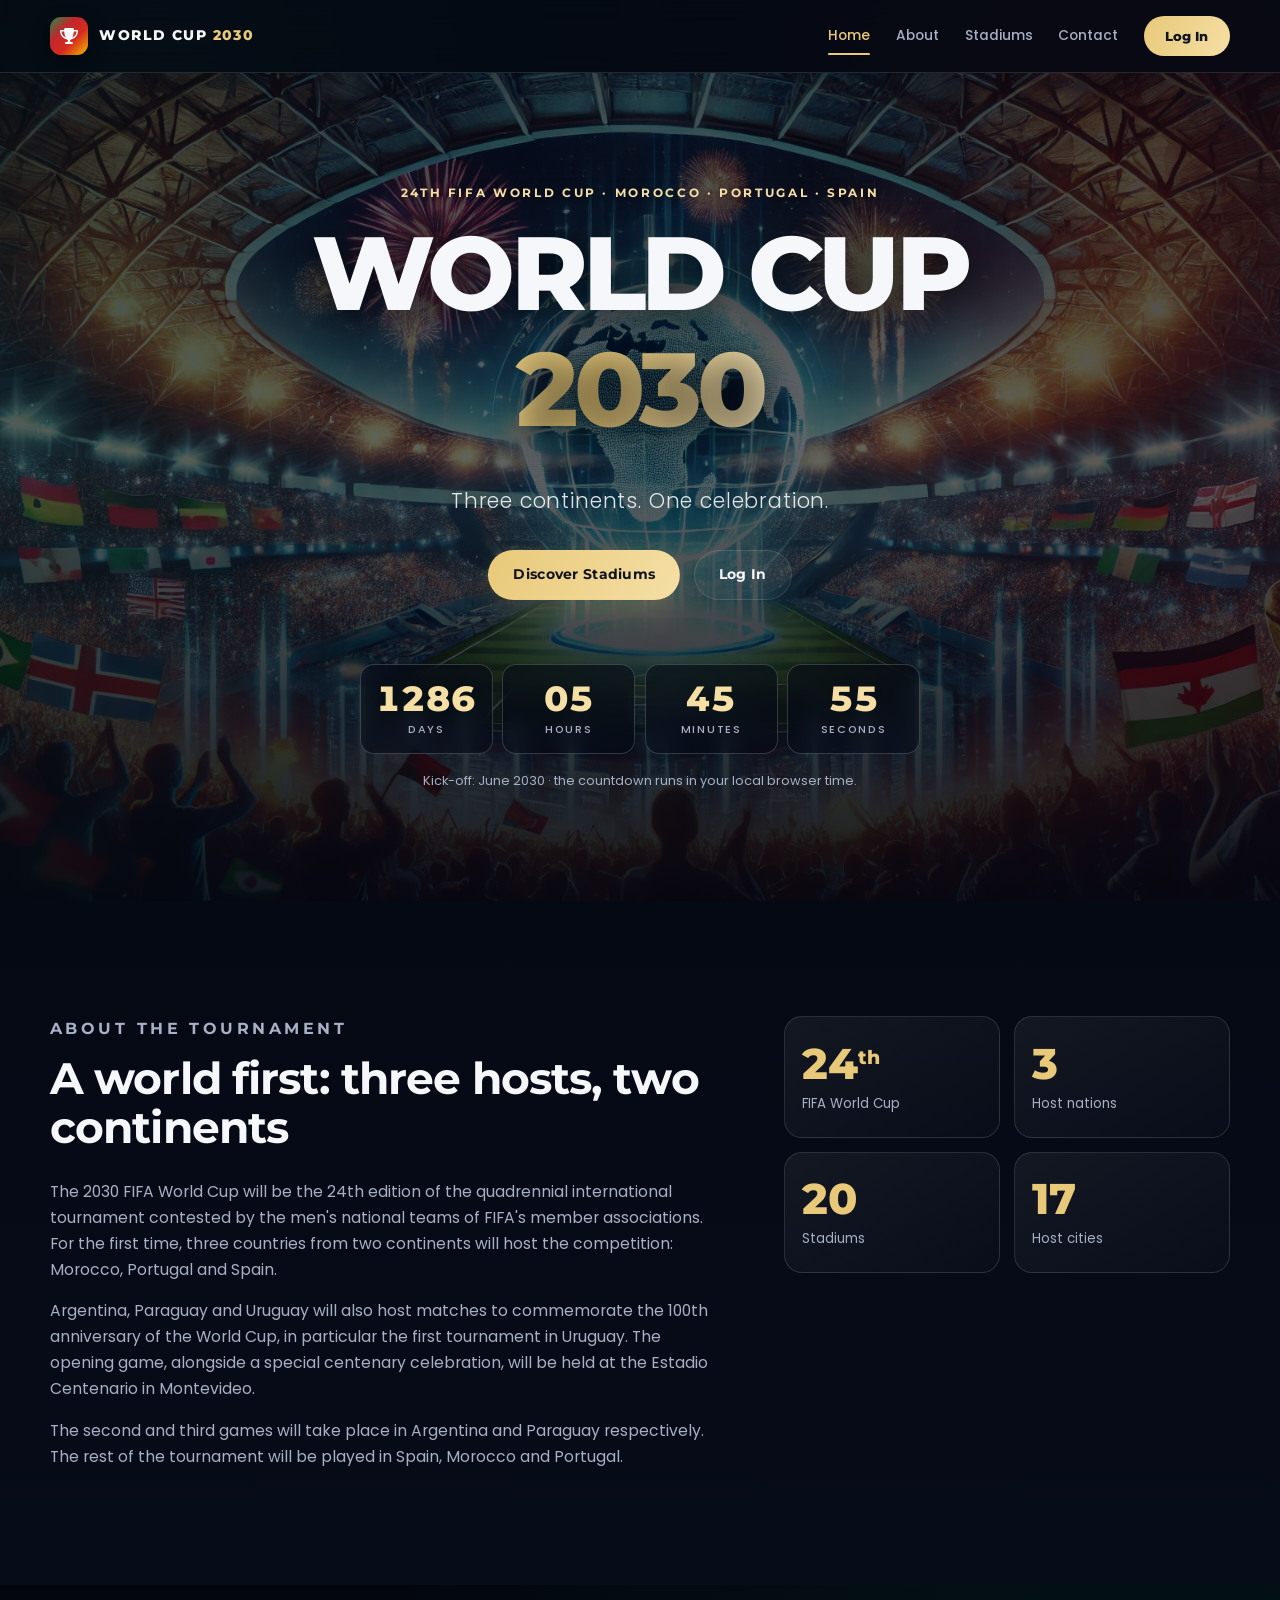
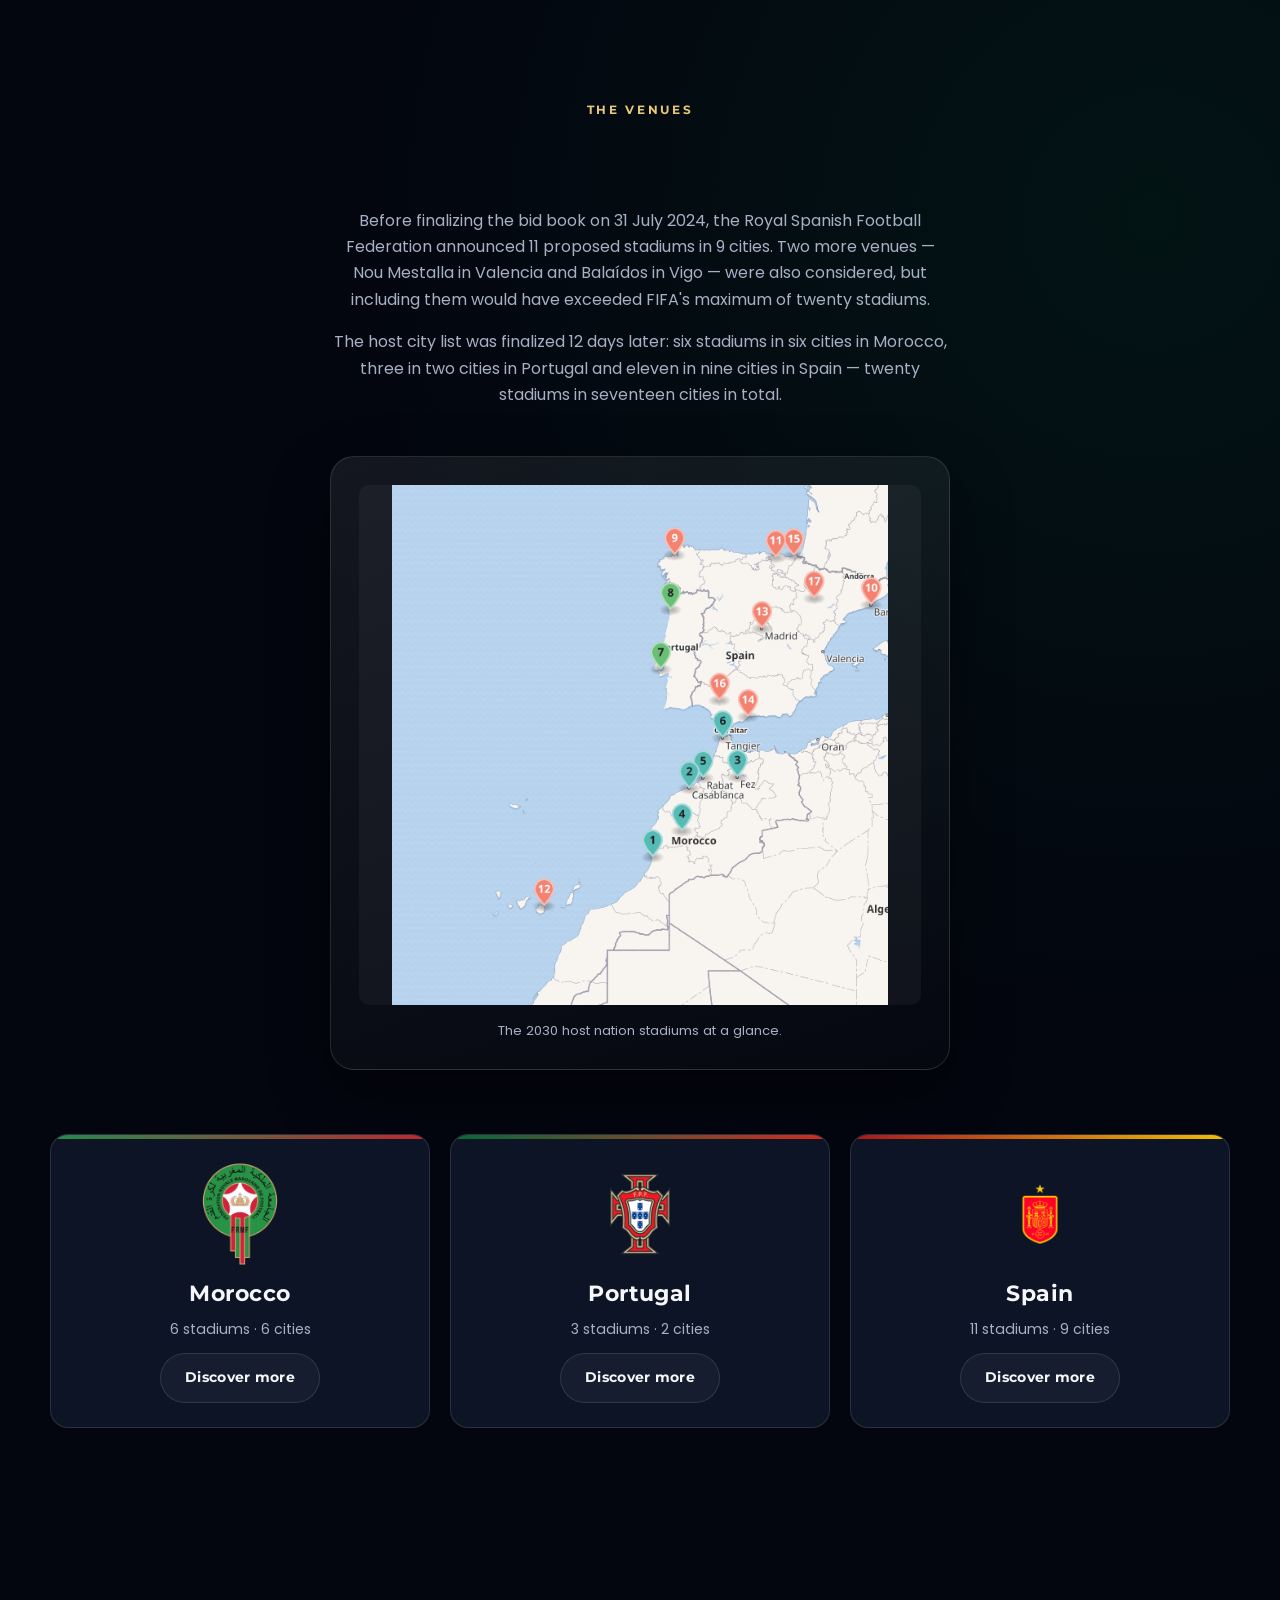
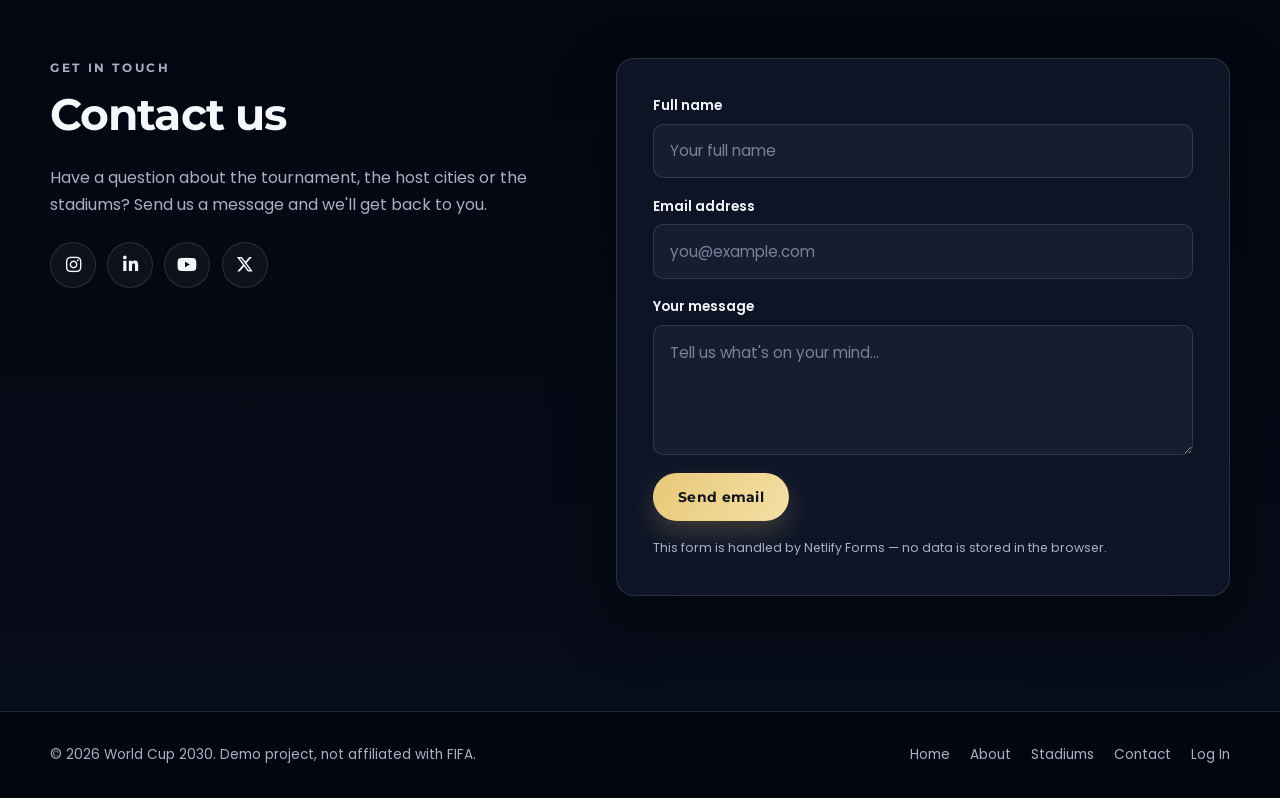
<file: index.html>
<!DOCTYPE html>
<html lang="en">
  <head>
    <meta charset="UTF-8" />
    <meta name="viewport" content="width=device-width, initial-scale=1" />
    <title>World Cup 2030 | Morocco - Portugal - Spain</title>
    <meta
      name="description"
      content="World Cup 2030 — the 24th FIFA World Cup hosted by Morocco, Portugal and Spain. Explore the tournament, the host cities and the stadiums."
    />
    <meta name="theme-color" content="#050914" />

    <!-- Open Graph / social sharing -->
    <meta property="og:type" content="website" />
    <meta property="og:site_name" content="World Cup 2030" />
    <meta property="og:title" content="World Cup 2030 | Morocco - Portugal - Spain" />
    <meta
      property="og:description"
      content="Three continents. One celebration. Discover the road to the 2030 World Cup."
    />
    <meta property="og:url" content="https://aissadev108.netlify.app/" />
    <meta property="og:image" content="https://aissadev108.netlify.app/images/backgrounds/background.webp" />
    <link rel="canonical" href="https://aissadev108.netlify.app/" />
    <link rel="icon" type="image/png" href="images/logos/logofifa.png" />

    <link rel="preconnect" href="https://fonts.googleapis.com" />
    <link rel="preconnect" href="https://fonts.gstatic.com" crossorigin />
    <link
      href="https://fonts.googleapis.com/css2?family=Montserrat:wght@600;700;800&family=Poppins:wght@300;400;500;600;700&display=swap"
      rel="stylesheet"
    />
    <link
      rel="stylesheet"
      href="https://cdnjs.cloudflare.com/ajax/libs/font-awesome/6.4.2/css/all.min.css"
    />
    <link rel="stylesheet" href="css/style.css" />
    <link rel="stylesheet" href="css/home.css" />
    <script src="js/site.js" defer></script>
  </head>

  <body data-nav-active="home">
    <a class="skip-link" href="#main">Skip to content</a>

    <!-- Shared header: also used (with the same markup) on the other pages -->
    <header class="site-header">
      <div class="nav-shell">
        <a class="brand" href="index.html" aria-label="World Cup 2030 home">
          <span class="brand-mark" aria-hidden="true"><i class="fa-solid fa-trophy"></i></span>
          <span class="brand-text">WORLD CUP <strong>2030</strong></span>
        </a>

        <button
          class="nav-toggle"
          type="button"
          aria-label="Open menu"
          aria-expanded="false"
          aria-controls="primary-nav"
        >
          <span class="nav-toggle-bar"></span>
          <span class="nav-toggle-bar"></span>
          <span class="nav-toggle-bar"></span>
        </button>

        <nav id="primary-nav" class="primary-nav" aria-label="Primary navigation">
          <ul class="nav-list">
            <li><a class="nav-link" href="index.html" data-nav="home">Home</a></li>
            <li><a class="nav-link" href="index.html#about" data-nav="about">About</a></li>
            <li><a class="nav-link" href="index.html#stadiums" data-nav="stadiums">Stadiums</a></li>
            <li><a class="nav-link" href="index.html#contact" data-nav="contact">Contact</a></li>
            <li><a class="nav-login" href="pages/login.html" data-nav="login">Log In</a></li>
          </ul>
        </nav>
      </div>
    </header>

    <main id="main">
      <!-- ============================ HERO ============================ -->
      <section class="hero" id="home" aria-labelledby="hero-title">
        <div class="hero-inner">
          <p class="eyebrow">24th FIFA World Cup &middot; Morocco &middot; Portugal &middot; Spain</p>
          <h1 id="hero-title">WORLD CUP <span>2030</span></h1>
          <p class="tagline">Three continents. One celebration.</p>

          <div class="hero-actions">
            <a class="btn btn-primary" href="#stadiums">Discover Stadiums</a>
            <a class="btn btn-ghost" href="pages/login.html">Log In</a>
          </div>

          <div class="countdown" role="timer" aria-label="Countdown to the 2030 World Cup">
            <div class="countdown-item">
              <span class="count-value" data-count="days">--</span>
              <span class="count-label">Days</span>
            </div>
            <div class="countdown-item">
              <span class="count-value" data-count="hours">--</span>
              <span class="count-label">Hours</span>
            </div>
            <div class="countdown-item">
              <span class="count-value" data-count="minutes">--</span>
              <span class="count-label">Minutes</span>
            </div>
            <div class="countdown-item">
              <span class="count-value" data-count="seconds">--</span>
              <span class="count-label">Seconds</span>
            </div>
          </div>
          <p class="countdown-date">Kick-off: June 2030 &middot; the countdown runs in your local browser time.</p>
        </div>
      </section>

      <!-- ============================ ABOUT ============================ -->
      <section id="about" class="section about" aria-labelledby="about-title">
        <div class="container about-grid">
          <div class="about-copy reveal">
            <p class="eyebrow">About the tournament</p>
            <h2 id="about-title">A world first: three hosts, two continents</h2>
            <p>
              The 2030 FIFA World Cup will be the 24th edition of the quadrennial international
              tournament contested by the men's national teams of FIFA's member associations.
              For the first time, three countries from two continents will host the competition:
              Morocco, Portugal and Spain.
            </p>
            <p>
              Argentina, Paraguay and Uruguay will also host matches to commemorate the 100th
              anniversary of the World Cup, in particular the first tournament in Uruguay. The
              opening game, alongside a special centenary celebration, will be held at the
              Estadio Centenario in Montevideo.
            </p>
            <p>
              The second and third games will take place in Argentina and Paraguay respectively.
              The rest of the tournament will be played in Spain, Morocco and Portugal.
            </p>
          </div>

          <div class="facts reveal" aria-label="Key tournament facts">
            <div class="fact"><span>24<sup>th</sup></span><p>FIFA World Cup</p></div>
            <div class="fact"><span>3</span><p>Host nations</p></div>
            <div class="fact"><span>20</span><p>Stadiums</p></div>
            <div class="fact"><span>17</span><p>Host cities</p></div>
          </div>
        </div>
      </section>

      <!-- ========================== STADIUMS ========================== -->
      <section id="stadiums" class="section stadiums" aria-labelledby="stadiums-title">
        <div class="container">
          <p class="eyebrow reveal">The venues</p>
          <h2 id="stadiums-title" class="reveal">Stadiums across three hosts</h2>
          <p class="section-lead reveal">
            Before finalizing the bid book on 31 July 2024, the Royal Spanish Football Federation
            announced 11 proposed stadiums in 9 cities. Two more venues — Nou Mestalla in Valencia
            and Balaídos in Vigo — were also considered, but including them would have exceeded
            FIFA's maximum of twenty stadiums.
          </p>
          <p class="section-lead reveal">
            The host city list was finalized 12 days later: six stadiums in six cities in Morocco,
            three in two cities in Portugal and eleven in nine cities in Spain — twenty stadiums
            in seventeen cities in total.
          </p>

          <figure class="map-card reveal">
            <img
              src="images/backgrounds/map.png"
              alt="Map of the 2030 World Cup host stadiums across Morocco, Portugal and Spain"
              width="608"
              height="637"
              loading="lazy"
            />
            <figcaption>The 2030 host nation stadiums at a glance.</figcaption>
          </figure>

          <div class="host-grid">
            <article class="host-card host-card--morocco reveal">
              <div class="host-logo">
                <img src="images/logos/logomaroc1.png" alt="Morocco host nation logo" width="512" height="512" loading="lazy" />
              </div>
              <h3>Morocco</h3>
              <p class="host-stats">6 stadiums &middot; 6 cities</p>
              <a class="btn btn-outline" href="pages/morocco.html">
                Discover more <span class="sr-only">about Morocco stadiums</span>
              </a>
            </article>

            <article class="host-card host-card--portugal reveal">
              <div class="host-logo">
                <img src="images/logos/logoportugal.png" alt="Portugal host nation logo" width="4096" height="4096" loading="lazy" />
              </div>
              <h3>Portugal</h3>
              <p class="host-stats">3 stadiums &middot; 2 cities</p>
              <a class="btn btn-outline" href="pages/portugal.html">
                Discover more <span class="sr-only">about Portugal stadiums</span>
              </a>
            </article>

            <article class="host-card host-card--spain reveal">
              <div class="host-logo">
                <img src="images/logos/logospain.png" alt="Spain host nation logo" width="3840" height="2160" loading="lazy" />
              </div>
              <h3>Spain</h3>
              <p class="host-stats">11 stadiums &middot; 9 cities</p>
              <a class="btn btn-outline" href="pages/spain.html">
                Discover more <span class="sr-only">about Spain stadiums</span>
              </a>
            </article>
          </div>
        </div>
      </section>

      <!-- ========================== CONTACT ========================== -->
      <section id="contact" class="section contact" aria-labelledby="contact-title">
        <div class="container contact-grid">
          <div class="contact-intro reveal">
            <p class="eyebrow">Get in touch</p>
            <h2 id="contact-title">Contact us</h2>
            <p>
              Have a question about the tournament, the host cities or the stadiums? Send us a
              message and we'll get back to you.
            </p>

            <!-- Replace these with your own official social profile URLs. -->
            <ul class="social-list" aria-label="Social media">
              <li>
                <a
                  href="https://www.instagram.com/fifaworldcup/"
                  target="_blank"
                  rel="noopener noreferrer"
                  aria-label="FIFA World Cup on Instagram"
                ><i class="fa-brands fa-instagram" aria-hidden="true"></i></a>
              </li>
              <li>
                <a
                  href="https://www.linkedin.com/company/fifa/"
                  target="_blank"
                  rel="noopener noreferrer"
                  aria-label="FIFA on LinkedIn"
                ><i class="fa-brands fa-linkedin-in" aria-hidden="true"></i></a>
              </li>
              <li>
                <a
                  href="https://www.youtube.com/@FIFAWorldCup"
                  target="_blank"
                  rel="noopener noreferrer"
                  aria-label="FIFA World Cup on YouTube"
                ><i class="fa-brands fa-youtube" aria-hidden="true"></i></a>
              </li>
              <li>
                <a
                  href="https://x.com/FIFAWorldCup"
                  target="_blank"
                  rel="noopener noreferrer"
                  aria-label="FIFA World Cup on X"
                ><i class="fa-brands fa-x-twitter" aria-hidden="true"></i></a>
              </li>
            </ul>
          </div>

          <!-- Netlify Forms: works on the static site without a backend.
               Configure form notifications in the Netlify dashboard. -->
          <form
            class="contact-form reveal"
            name="contact"
            method="POST"
            data-netlify="true"
            netlify-honeypot="bot-field"
          >
            <input type="hidden" name="form-name" value="contact" />
            <p class="sr-only" aria-hidden="true">
              <label>Do not fill this out: <input name="bot-field" /></label>
            </p>

            <div class="field">
              <label for="contact-name">Full name</label>
              <input
                id="contact-name"
                name="name"
                type="text"
                placeholder="Your full name"
                autocomplete="name"
                required
              />
            </div>
            <div class="field">
              <label for="contact-email">Email address</label>
              <input
                id="contact-email"
                name="email"
                type="email"
                placeholder="you@example.com"
                autocomplete="email"
                required
              />
            </div>
            <div class="field">
              <label for="contact-message">Your message</label>
              <textarea
                id="contact-message"
                name="message"
                placeholder="Tell us what's on your mind..."
                required
              ></textarea>
            </div>
            <button class="btn btn-primary" type="submit">Send email</button>
            <p class="form-note">This form is handled by Netlify Forms — no data is stored in the browser.</p>
          </form>
        </div>
      </section>
    </main>

    <footer class="site-footer">
      <div class="container footer-inner">
        <p>&copy; <span data-year>2026</span> World Cup 2030. Demo project, not affiliated with FIFA.</p>
        <nav aria-label="Footer navigation">
          <ul class="footer-links">
            <li><a href="index.html">Home</a></li>
            <li><a href="index.html#about">About</a></li>
            <li><a href="index.html#stadiums">Stadiums</a></li>
            <li><a href="index.html#contact">Contact</a></li>
            <li><a href="pages/login.html">Log In</a></li>
          </ul>
        </nav>
      </div>
    </footer>
  </body>
</html>
</file>
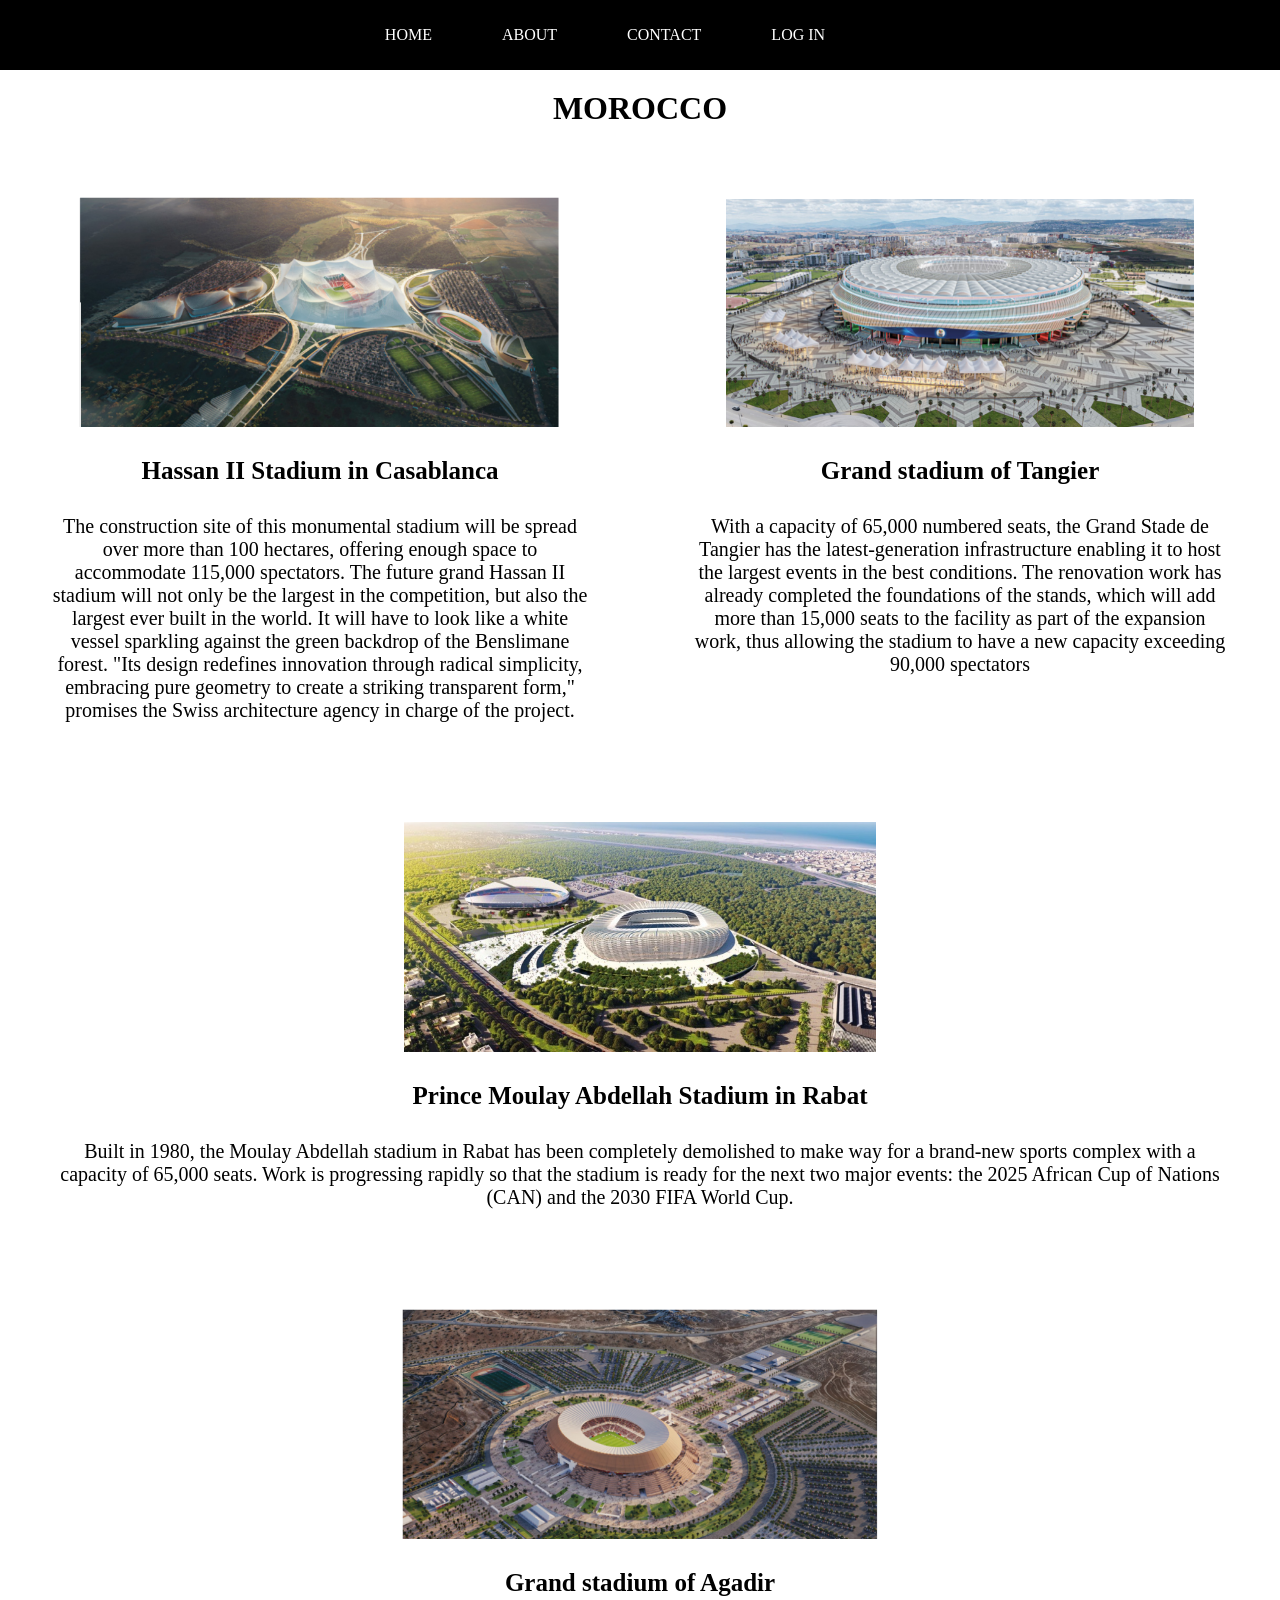
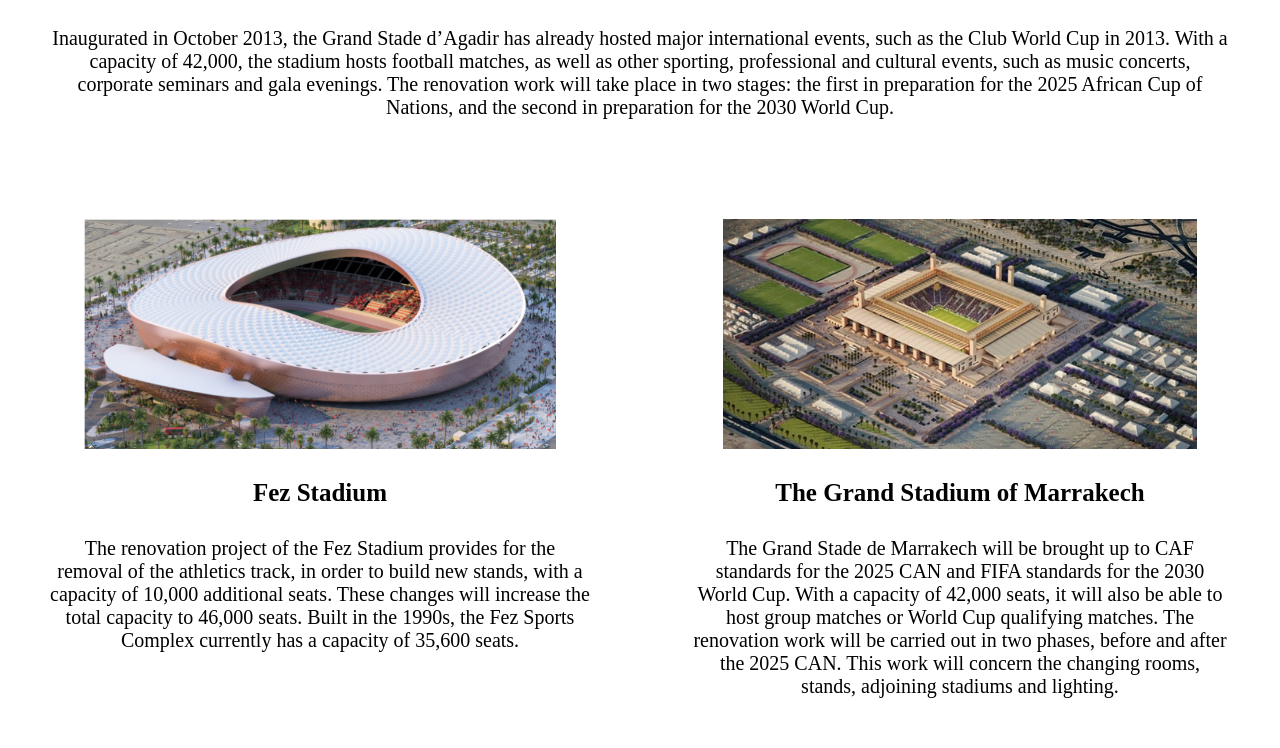
<file: page2.html>
<!DOCTYPE html>
<html lang="en">
<head>
    <meta charset="UTF-8">
    <meta name="viewport" content="width=device-width, initial-scale=1.0">
    <title>Document</title>
    <link rel="stylesheet" href="https://cdnjs.cloudflare.com/ajax/libs/font-awesome/6.4.2/css/all.min.css" />
    <link rel="stylesheet" href="page2.css" />
</head>
<body>
    <header class="header">
      
        <div class="menu">
          <div class="divmenu"><a href="index.html">HOME</a></div>
          <div class="divmenu"><a href="index.html">ABOUT</a></div>
          <div class="divmenu"><a href="index.html">CONTACT</a></div>
          <div class="divmenu"><a href="page5.html">LOG IN</a></div>
      </div>
      </header>
    <h1>MOROCCO</h1>
    <div class="photos">
      
        <div class="texte">
          <img src="casa.png" />
          <h3>
            Hassan II Stadium in Casablanca
          </h3>
          <p>
            The construction site of this monumental stadium will be spread over
more than 100 hectares, offering enough space to accommodate 115,000 spectators. The future grand
Hassan II stadium will not only be the largest in the competition, but also the largest
ever built in the world. It will have to look like a
white vessel sparkling against the green backdrop of the Benslimane forest. "Its design redefines
innovation through radical simplicity, embracing pure geometry to create a striking
transparent form," promises the Swiss architecture agency in charge of the project.
          </p>
        </div>
        <div class="texte">
          <img src="tanger.png" />
          <h3>Grand stadium of Tangier</h3>
          
          <p>
            With a capacity of 65,000 numbered seats,
            the Grand Stade de Tangier has the latest-generation infrastructure
            enabling it to host the largest events in the best
            conditions. The renovation work has already
            completed the foundations of the stands, which will add
            more than 15,000 seats to the facility as part of the
            expansion work, thus allowing the stadium to have a new capacity
            exceeding 90,000 spectators
          </p>
        </div>
        <div class="texte">
          <img src="rabat.jpg" />
          <h3>Prince Moulay Abdellah Stadium in Rabat</h3>
          <p>
            Built in 1980, the Moulay Abdellah stadium in Rabat
            has been completely demolished to make way for a brand-new sports complex with a capacity of
            65,000 seats. Work is progressing rapidly so that the stadium is ready for the
            next two major events: the 2025 African Cup of Nations (CAN) and the 2030 FIFA World Cup.
          </p>
        </div>
      </div>
      <div class="photos">
      <div class="texte">
        <img src="agadir.png" />
        <h3>Grand stadium of Agadir</h3>
        <p>
          Inaugurated in October 2013, the Grand Stade d’Agadir has already hosted major international events, such as the Club World Cup in 2013. With a capacity of 42,000, the stadium hosts football matches, as well as other sporting, professional and cultural events, such as music concerts, corporate seminars and gala evenings. The renovation work will take place in two stages: the first in preparation for the 2025 African Cup of Nations, and the second in preparation for the 2030 World Cup.
        </p>

      </div>
      <div class="photos">
        <div class="texte">
          <img src="fes.png" />
          <h3>Fez Stadium</h3>
          <p>
            The renovation project of the Fez Stadium provides for the removal of the athletics track, in order to build new stands, with a capacity of 10,000 additional seats. These changes will increase the total capacity to 46,000 seats. Built in the 1990s, the Fez Sports Complex currently has a capacity of 35,600 seats.
          </p>
        </div>
        <div class="texte">
            <img src="Marrakech.jpg" />
          <h3> The Grand Stadium of Marrakech</h3>
          <p>The Grand Stade de Marrakech will be brought up to CAF standards for the 2025 CAN and FIFA standards for the 2030 World Cup. With a capacity of 42,000 seats, it will also be able to host group matches or World Cup qualifying matches. The renovation work will be carried out in two phases, before and after the 2025 CAN. This work will concern the changing rooms, stands, adjoining stadiums and lighting.
          </p>
        </div>
      </div>
</body>
</html>
</file>
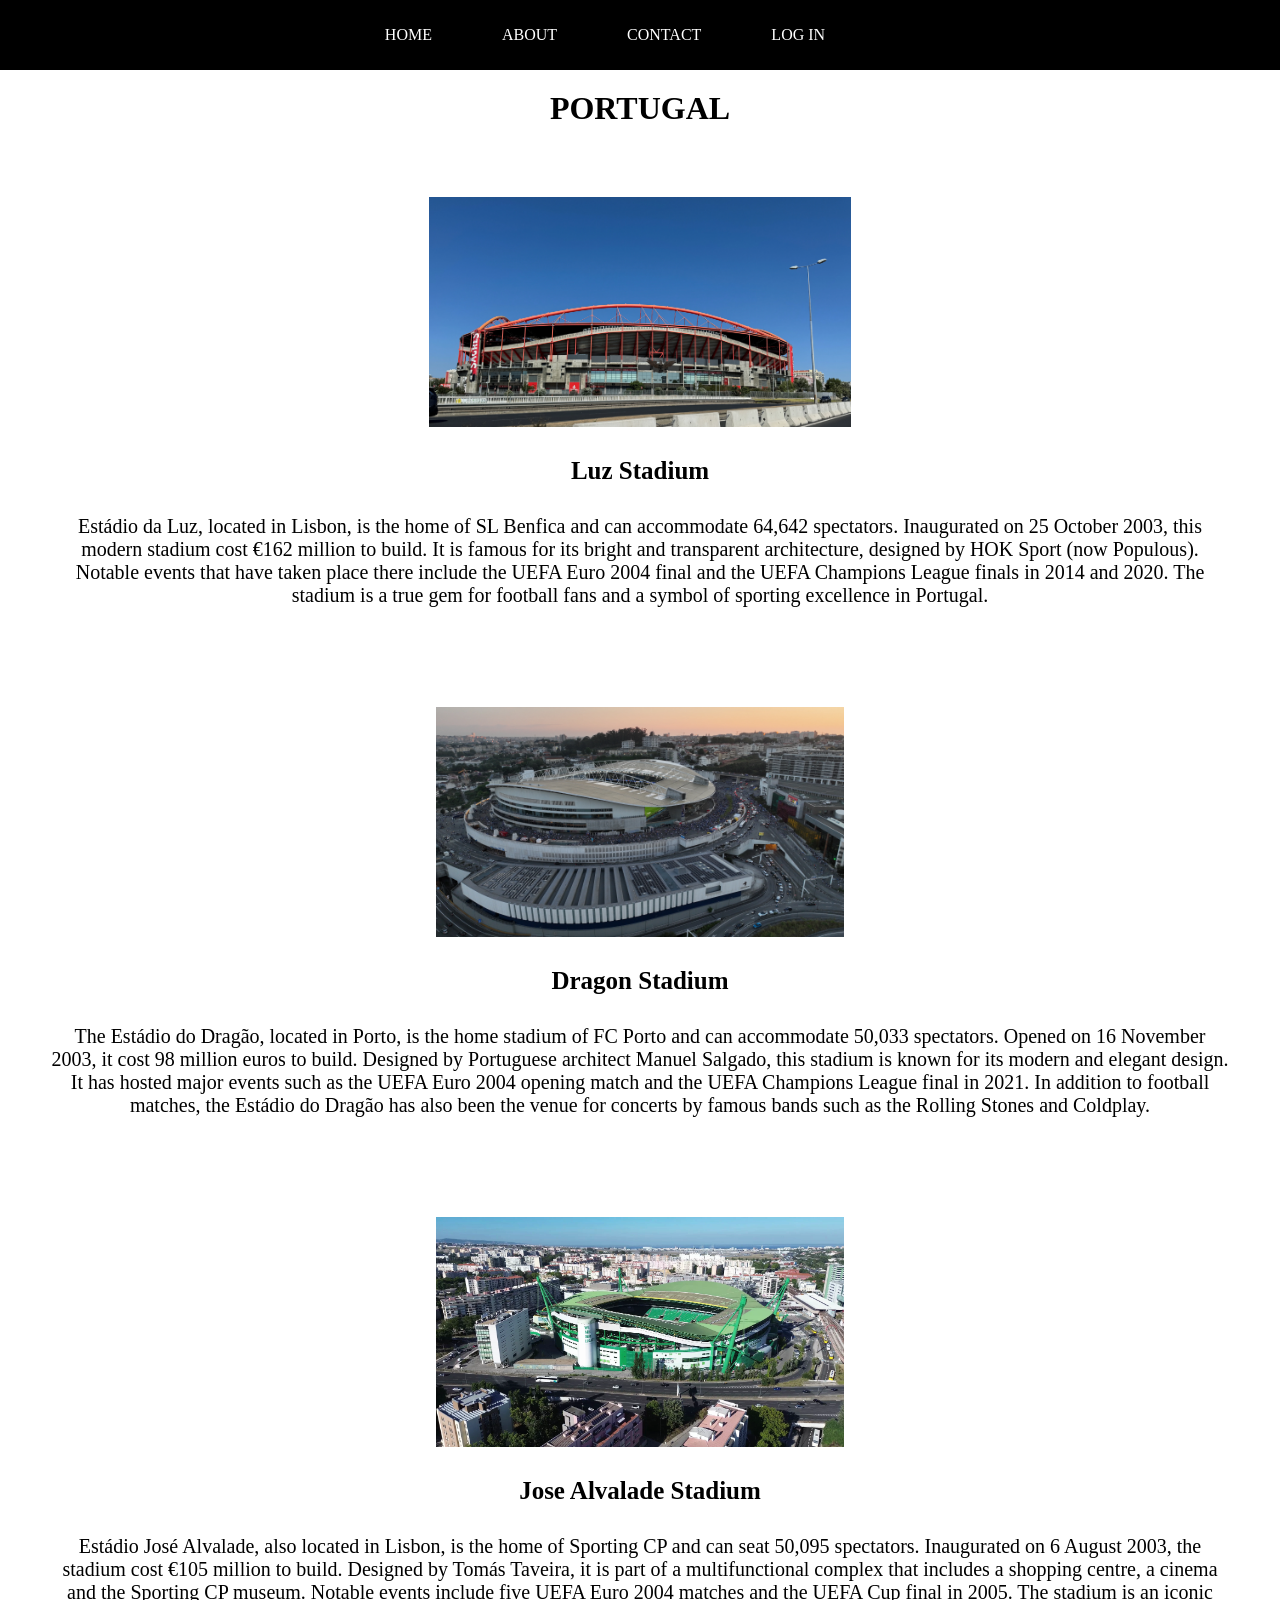
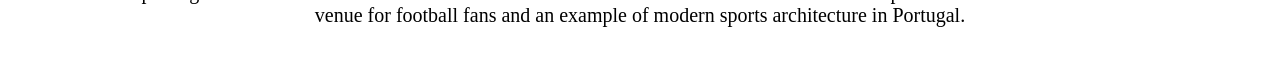
<file: page3.html>
<!DOCTYPE html>
<html lang="en">
<head>
    <meta charset="UTF-8">
    <meta name="viewport" content="width=device-width, initial-scale=1.0">
    <title>Document</title>
    <link rel="stylesheet" href="https://cdnjs.cloudflare.com/ajax/libs/font-awesome/6.4.2/css/all.min.css" />
    <link rel="stylesheet" href="page3.css" />
</head>
<body>
    <header class="header">
      
        <div class="menu">
          <div class="divmenu"><a href="index.html">HOME</a></div>
          <div class="divmenu"><a href="index.html">ABOUT</a></div>
          <div class="divmenu"><a href="index.html">CONTACT</a></div>
          <div class="divmenu"><a href="page5.html">LOG IN</a></div>
      </div>
      </header>
    <h1>PORTUGAL</h1>
    <div class="photos">
      
        <div class="texte">
          <img src="luz.webp" />
          <h3>Luz Stadium</h3>
          <p>
            Estádio da Luz, located in Lisbon, is the home
of SL Benfica and can accommodate 64,642 spectators.
Inaugurated on 25 October 2003, this modern stadium cost
€162 million to build. It is famous for its bright and transparent
architecture, designed by HOK Sport (now Populous). Notable
events that have taken place there include the UEFA Euro 2004 final
and the UEFA Champions League finals in 2014 and 2020.
The stadium is a true gem for football fans and a symbol of
sporting excellence in Portugal.
          </p>
        </div>
        <div class="texte">
          <img src="dragao.webp" />
          <h3>Dragon Stadium</h3>
          
          <p>
            The Estádio do Dragão, located in Porto, is the home
            stadium of FC Porto and can accommodate 50,033 spectators.
            Opened on 16 November 2003, it cost 98 million euros to build. Designed by Portuguese
            architect Manuel Salgado, this stadium is known for its modern and elegant
            design. It has hosted major events such as the UEFA Euro 2004
            opening match and the UEFA Champions League final in 2021. In addition to football matches,
            the Estádio do Dragão has also been the venue for concerts by famous bands such as the
            Rolling Stones and Coldplay.
          </p>
        </div>
        <div class="texte">
          <img src="alvalade.webp" />
          <h3>Jose Alvalade Stadium</h3>
          <p>
            Estádio José Alvalade, also located in Lisbon,
is the home of Sporting CP and can seat
50,095 spectators. Inaugurated on 6 August 2003,
the stadium cost €105 million to build.
Designed by Tomás Taveira, it is part of a multifunctional
complex that includes a shopping centre, a cinema and the Sporting CP
museum. Notable events include five UEFA Euro 2004 matches and the UEFA Cup
final in 2005. The stadium is an iconic venue for
football fans and an example of modern sports architecture in
Portugal.
          </p>
        </div>
      </div>
      
</body>
</html>
</file>
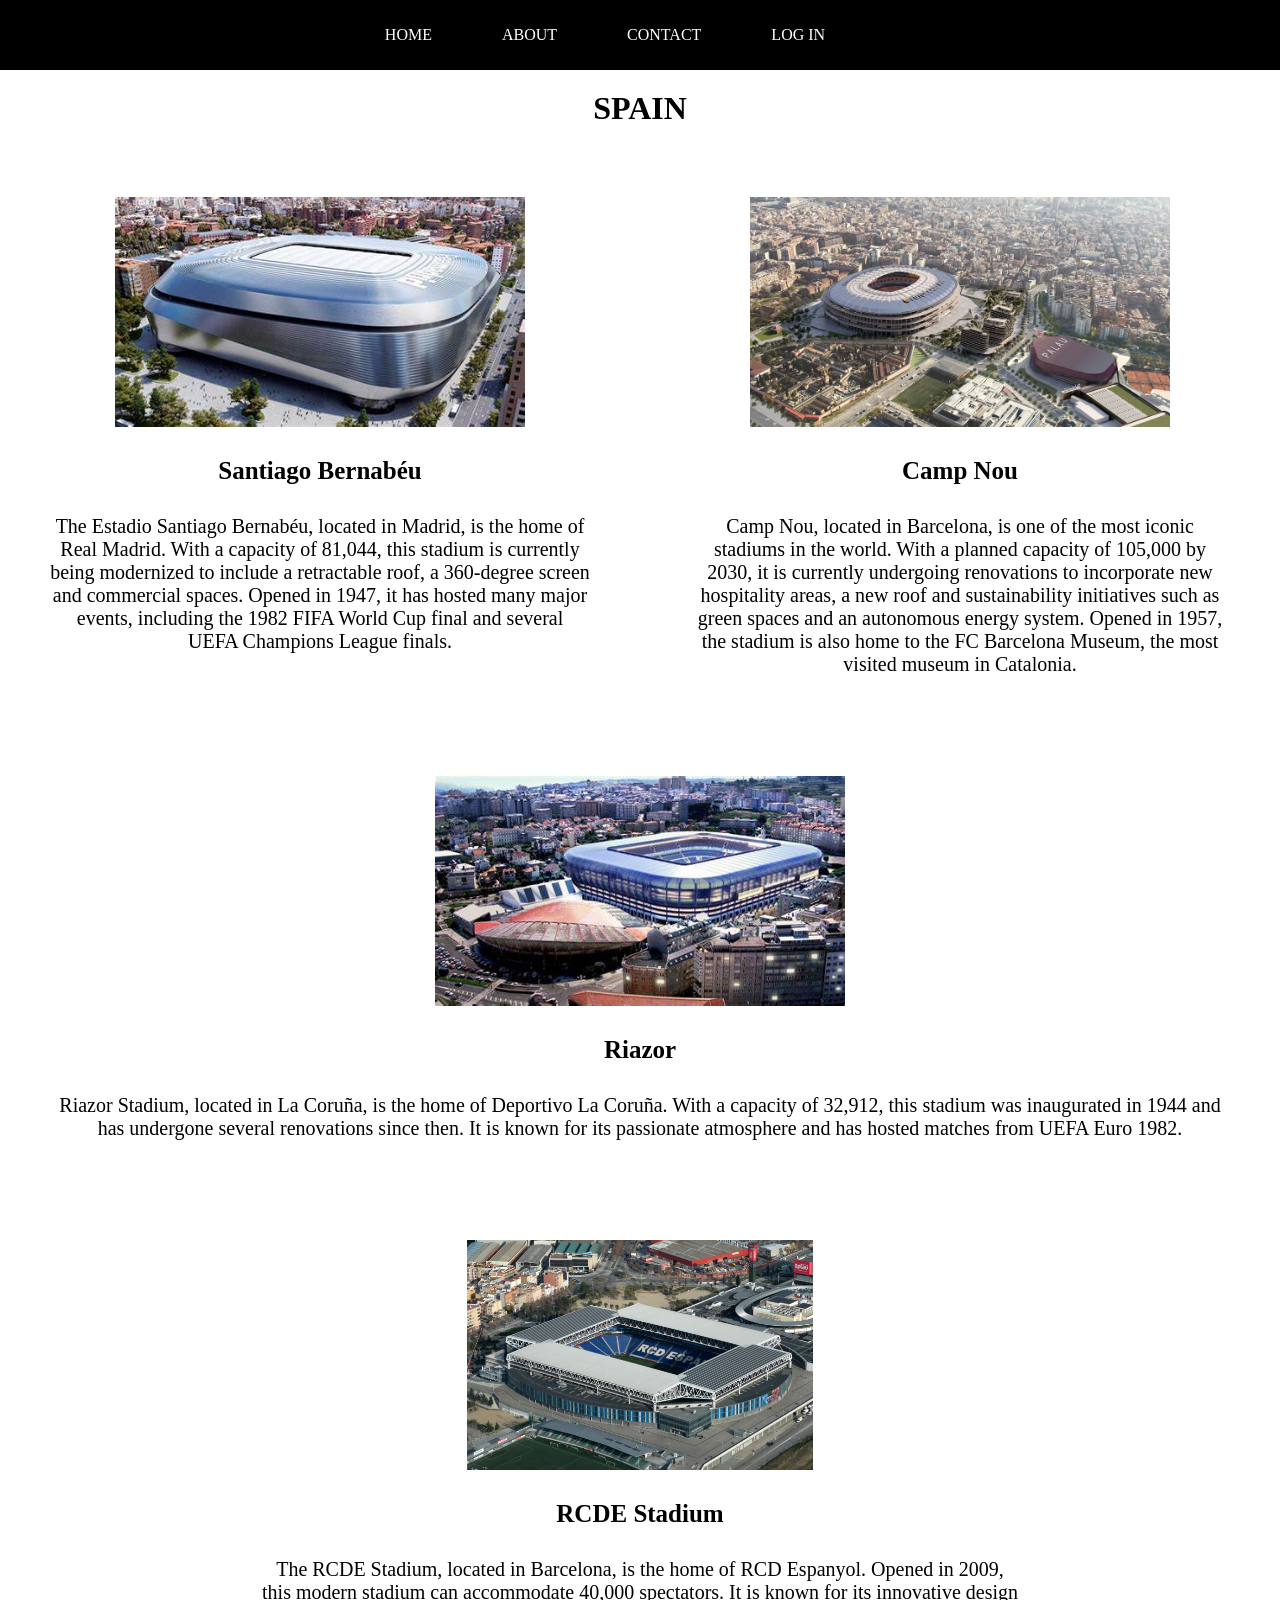
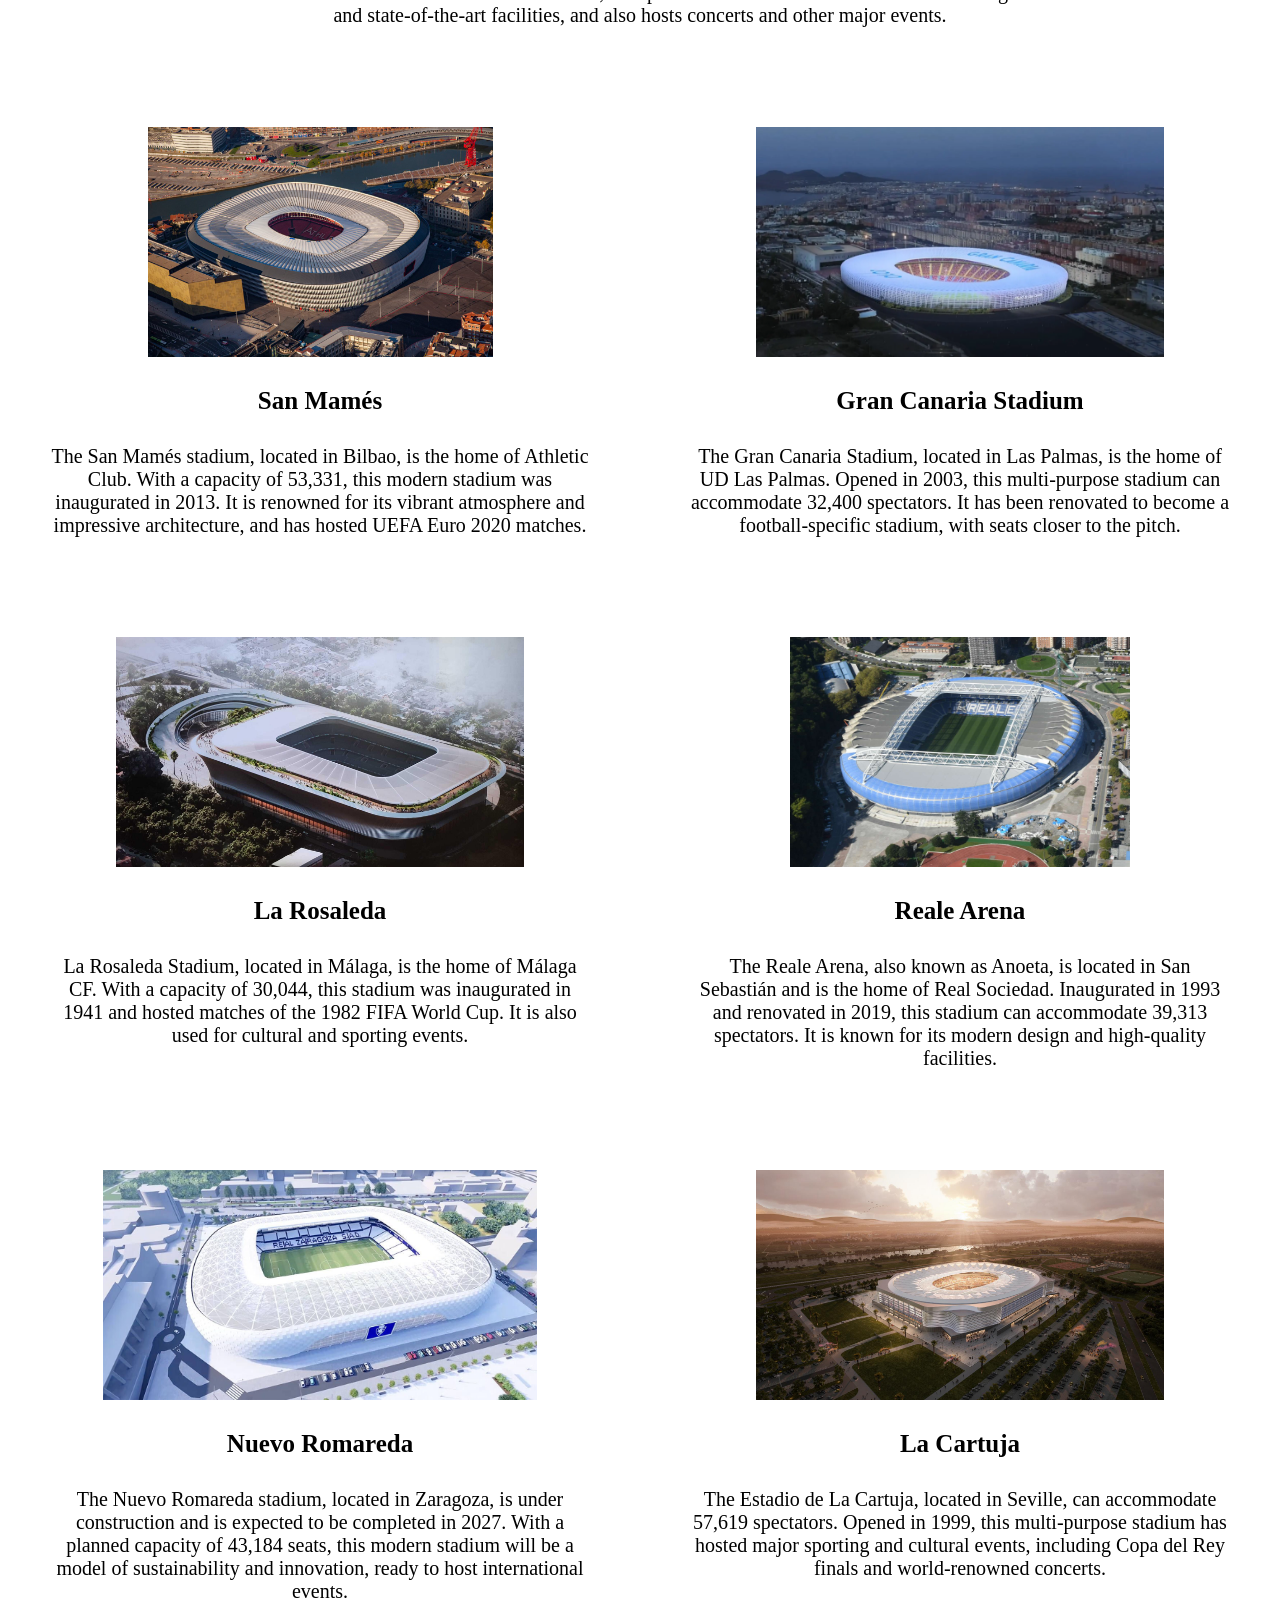
<file: page4.html>
<!DOCTYPE html>
<html lang="en">
<head>
    <meta charset="UTF-8">
    <meta name="viewport" content="width=device-width, initial-scale=1.0">
    <title>Document</title>
    <link rel="stylesheet" href="https://cdnjs.cloudflare.com/ajax/libs/font-awesome/6.4.2/css/all.min.css" />
    <link rel="stylesheet" href="page4.css" />
</head>
<body>
    <header class="header">
      
        <div class="menu">
          <div class="divmenu"><a href="index.html">HOME</a></div>
          <div class="divmenu"><a href="index.html">ABOUT</a></div>
          <div class="divmenu"><a href="index.html">CONTACT</a></div>
          <div class="divmenu"><a href="page5.html">LOG IN</a></div>
      </div>
      </header>
    <h1>SPAIN</h1>
    <div class="photos">
      
        <div class="texte">
          <img src="berna.jpeg" />
          <h3>Santiago Bernabéu</h3>
          <p>
            The Estadio Santiago Bernabéu, located in Madrid, is the home of Real Madrid.
            With a capacity of 81,044, this stadium is currently being modernized
            to include a retractable roof, a 360-degree screen and commercial spaces.
            Opened in 1947, it has hosted many major events,
            including the 1982 FIFA World Cup final and several UEFA Champions League finals.
          </p>
        </div>
        <div class="texte">
          <img src="campnou.webp" />
          <h3>Camp Nou</h3>
          
          <p>
            Camp Nou, located in Barcelona, ​​is one of the most iconic stadiums in the world. With a planned capacity
             of 105,000 by 2030, it is currently undergoing renovations to incorporate new hospitality areas,
              a new roof and sustainability initiatives such as green spaces and an autonomous energy system.
               Opened in 1957, the stadium is also home to the FC Barcelona Museum, the most visited museum in Catalonia.
          </p>
        </div>
        <div class="texte">
          <img src="Riazor.jpeg" />
          <h3>Riazor</h3>
          <p>
            Riazor Stadium, located in La Coruña, is the home of Deportivo La Coruña.
With a capacity of 32,912, this stadium was inaugurated in 1944 and has undergone several
renovations since then. It is known for its passionate atmosphere and has hosted matches
from UEFA Euro 1982.
          </p>
        </div>
      </div>
      <div class="photos">
      <div class="texte">
        <img src="Rcde.jpeg" />
        <h3>RCDE Stadium</h3>
        <p>
          The RCDE Stadium, located in Barcelona, ​​is the home of RCD Espanyol. Opened in 2009,<br>
          this modern stadium can accommodate 40,000 spectators. It is known for its innovative design <br>
          and state-of-the-art facilities, and also hosts concerts and other major events.
        </p>

      </div>
      <div class="photos">
        <div class="texte">
          <img src="SanMamés.jpeg" />
          <h3>San Mamés</h3>
          <p>
            The San Mamés stadium, located in Bilbao, is the home of Athletic Club. With a
capacity of 53,331, this modern stadium was inaugurated in 2013. It is renowned
for its vibrant atmosphere and impressive architecture, and has hosted
UEFA Euro 2020 matches.
          </p>
        </div>
        <div class="texte">
            <img src="GranCanaria.webp" />
          <h3>  Gran Canaria Stadium</h3>
          <p>The Gran Canaria Stadium, located in Las Palmas, is the home of UD Las Palmas.
            Opened in 2003, this multi-purpose stadium can accommodate 32,400 spectators. It has been renovated
            to become a football-specific stadium, with seats closer to the pitch.
          </p>
        </div>
        <div class="texte">
            <img src="La Rosaleda.jpg" />
          <h3>La Rosaleda  </h3>
          <p>La Rosaleda Stadium, located in Málaga, is the home of Málaga CF. With a capacity of 30,044,
             this stadium was inaugurated in 1941 and hosted matches of the 1982 FIFA World Cup. It is also
              used for cultural and sporting events.
          </p>
        </div>
        <div class="texte">
            <img src="Reale Arena.jpeg" />
          <h3> Reale Arena </h3>
          <p>
            The Reale Arena, also known as Anoeta, is located in San Sebastián
            and is the home of Real Sociedad. Inaugurated in 1993 and renovated in 2019, this stadium
            can accommodate 39,313 spectators. It is known for its modern design and high-quality facilities.
          </p>
        </div>
        <div class="texte">
            <img src="Nuevo Romareda.jpeg" />
          <h3> Nuevo Romareda </h3>
          <p>
            The Nuevo Romareda stadium, located in Zaragoza, is under construction and is expected to be
completed in 2027. With a planned capacity of 43,184 seats, this modern stadium will be
a model of sustainability and innovation, ready to host international events.
          </p>
        </div>
        <div class="texte">
            <img src="La Cartuja.jpeg" />
          <h3> La Cartuja </h3>
          <p>The Estadio de La Cartuja, located in Seville, can accommodate 57,619 spectators.
            Opened in 1999, this multi-purpose stadium has hosted major sporting and cultural events,
            including Copa del Rey finals and world-renowned concerts.
          </p>
        </div>

      </div>

</body>
</html>
</file>
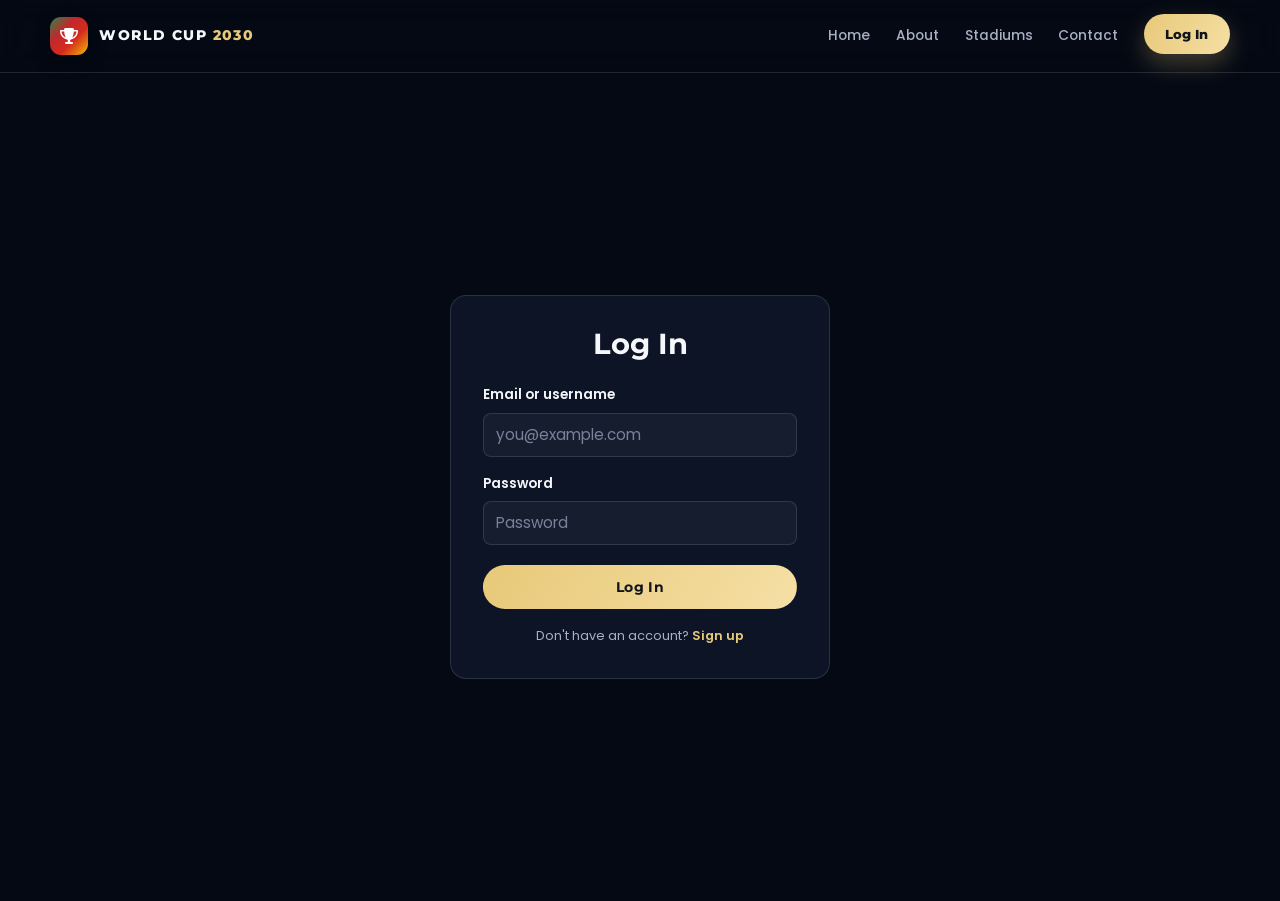
<file: pages/login.html>
<!DOCTYPE html>
<html lang="en">
  <head>
    <meta charset="UTF-8" />
    <meta name="viewport" content="width=device-width, initial-scale=1" />
    <title>World Cup 2030 | Morocco - Portugal - Spain</title>
    <meta
      name="description"
      content="Log in to your World Cup 2030 fan account."
    />
    <meta name="theme-color" content="#050914" />
    <meta property="og:type" content="website" />
    <meta property="og:site_name" content="World Cup 2030" />
    <meta property="og:title" content="Log In | World Cup 2030" />
    <meta
      property="og:description"
      content="Log in to your World Cup 2030 fan account."
    />
    <meta property="og:url" content="https://aissadev108.netlify.app/pages/login.html" />
    <meta property="og:image" content="https://aissadev108.netlify.app/images/backgrounds/background.webp" />
    <link rel="icon" type="image/png" href="../images/logos/logofifa.png" />

    <link rel="preconnect" href="https://fonts.googleapis.com" />
    <link rel="preconnect" href="https://fonts.gstatic.com" crossorigin />
    <link
      href="https://fonts.googleapis.com/css2?family=Montserrat:wght@600;700;800&family=Poppins:wght@300;400;500;600;700&display=swap"
      rel="stylesheet"
    />
    <link
      rel="stylesheet"
      href="https://cdnjs.cloudflare.com/ajax/libs/font-awesome/6.4.2/css/all.min.css"
    />
    <link rel="stylesheet" href="../css/style.css" />
    <link rel="stylesheet" href="../css/login.css" />
    <script src="../js/site.js" defer></script>
    <script src="../js/login.js" defer></script>
  </head>

  <body data-nav-active="login" class="login-page">
    <a class="skip-link" href="#main">Skip to content</a>

    <!-- Shared header: unchanged from the other pages -->
    <header class="site-header">
      <div class="nav-shell">
        <a class="brand" href="../index.html" aria-label="World Cup 2030 home">
          <span class="brand-mark" aria-hidden="true"><i class="fa-solid fa-trophy"></i></span>
          <span class="brand-text">WORLD CUP <strong>2030</strong></span>
        </a>

        <button
          class="nav-toggle"
          type="button"
          aria-label="Open menu"
          aria-expanded="false"
          aria-controls="primary-nav"
        >
          <span class="nav-toggle-bar"></span>
          <span class="nav-toggle-bar"></span>
          <span class="nav-toggle-bar"></span>
        </button>

        <nav id="primary-nav" class="primary-nav" aria-label="Primary navigation">
          <ul class="nav-list">
            <li><a class="nav-link" href="../index.html" data-nav="home">Home</a></li>
            <li><a class="nav-link" href="../index.html#about" data-nav="about">About</a></li>
            <li><a class="nav-link" href="../index.html#stadiums" data-nav="stadiums">Stadiums</a></li>
            <li><a class="nav-link" href="../index.html#contact" data-nav="contact">Contact</a></li>
            <li><a class="nav-login" href="login.html" data-nav="login">Log In</a></li>
          </ul>
        </nav>
      </div>
    </header>

    <main id="main" class="login-main">
      <section class="login-card" aria-labelledby="login-title">
        <h1 id="login-title">Log In</h1>

        <!-- novalidate lets JS show one short, accessible message instead of browser tooltips -->
        <form id="login-form" class="login-form" novalidate>
          <div class="field">
            <label for="identifier">Email or username</label>
            <input
              id="identifier"
              name="identifier"
              type="text"
              placeholder="you@example.com"
              autocomplete="username"
              aria-describedby="form-error"
              required
            />
          </div>

          <div class="field">
            <label for="password">Password</label>
            <input
              id="password"
              name="password"
              type="password"
              placeholder="Password"
              autocomplete="current-password"
              aria-describedby="form-error"
              minlength="6"
              required
            />
          </div>

          <p class="form-error" id="form-error" role="alert" hidden></p>
          <button class="btn btn-primary login-submit" type="submit">Log In</button>
        </form>

        <p class="signup">
          Don't have an account?
          <!-- TODO: replace with your real sign-up page or email. -->
          <a href="mailto:support@example.com?subject=Sign%20up%20request">Sign up</a>
        </p>
      </section>
    </main>
  </body>
</html>
</file>
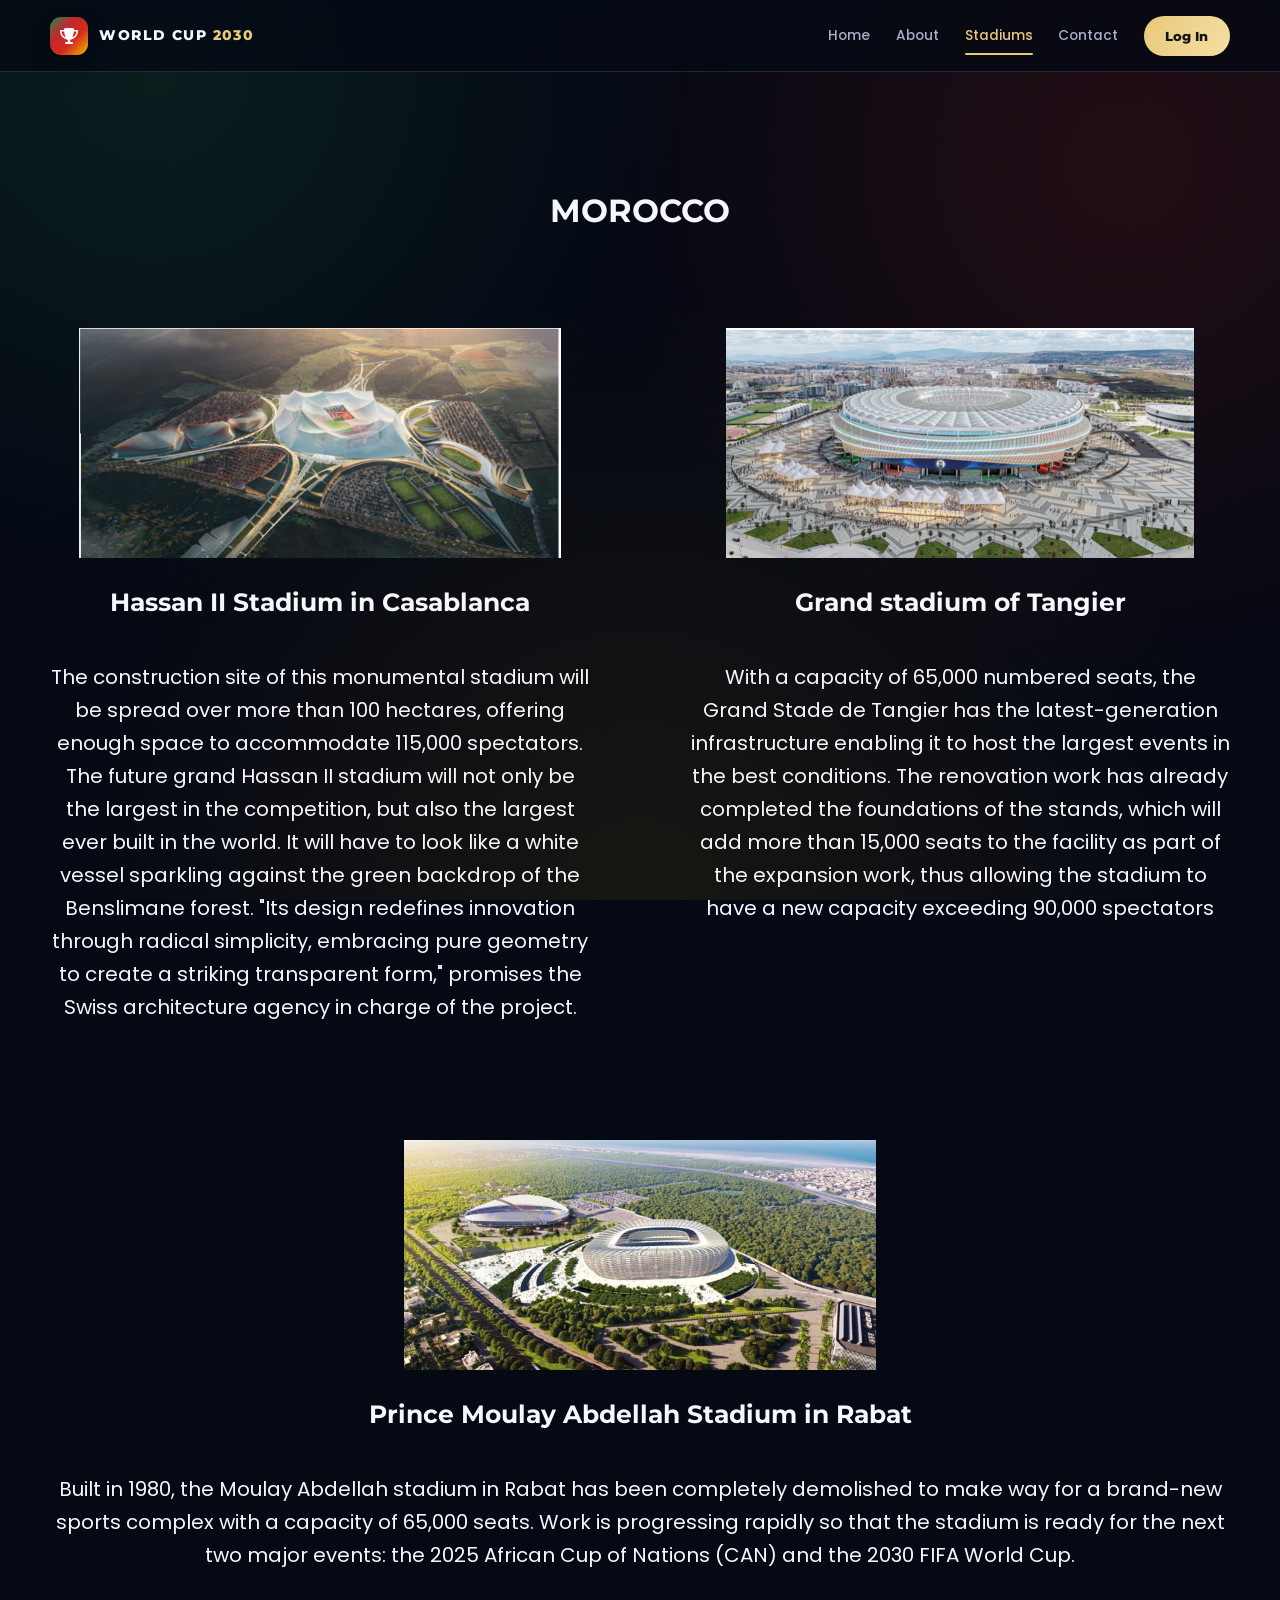
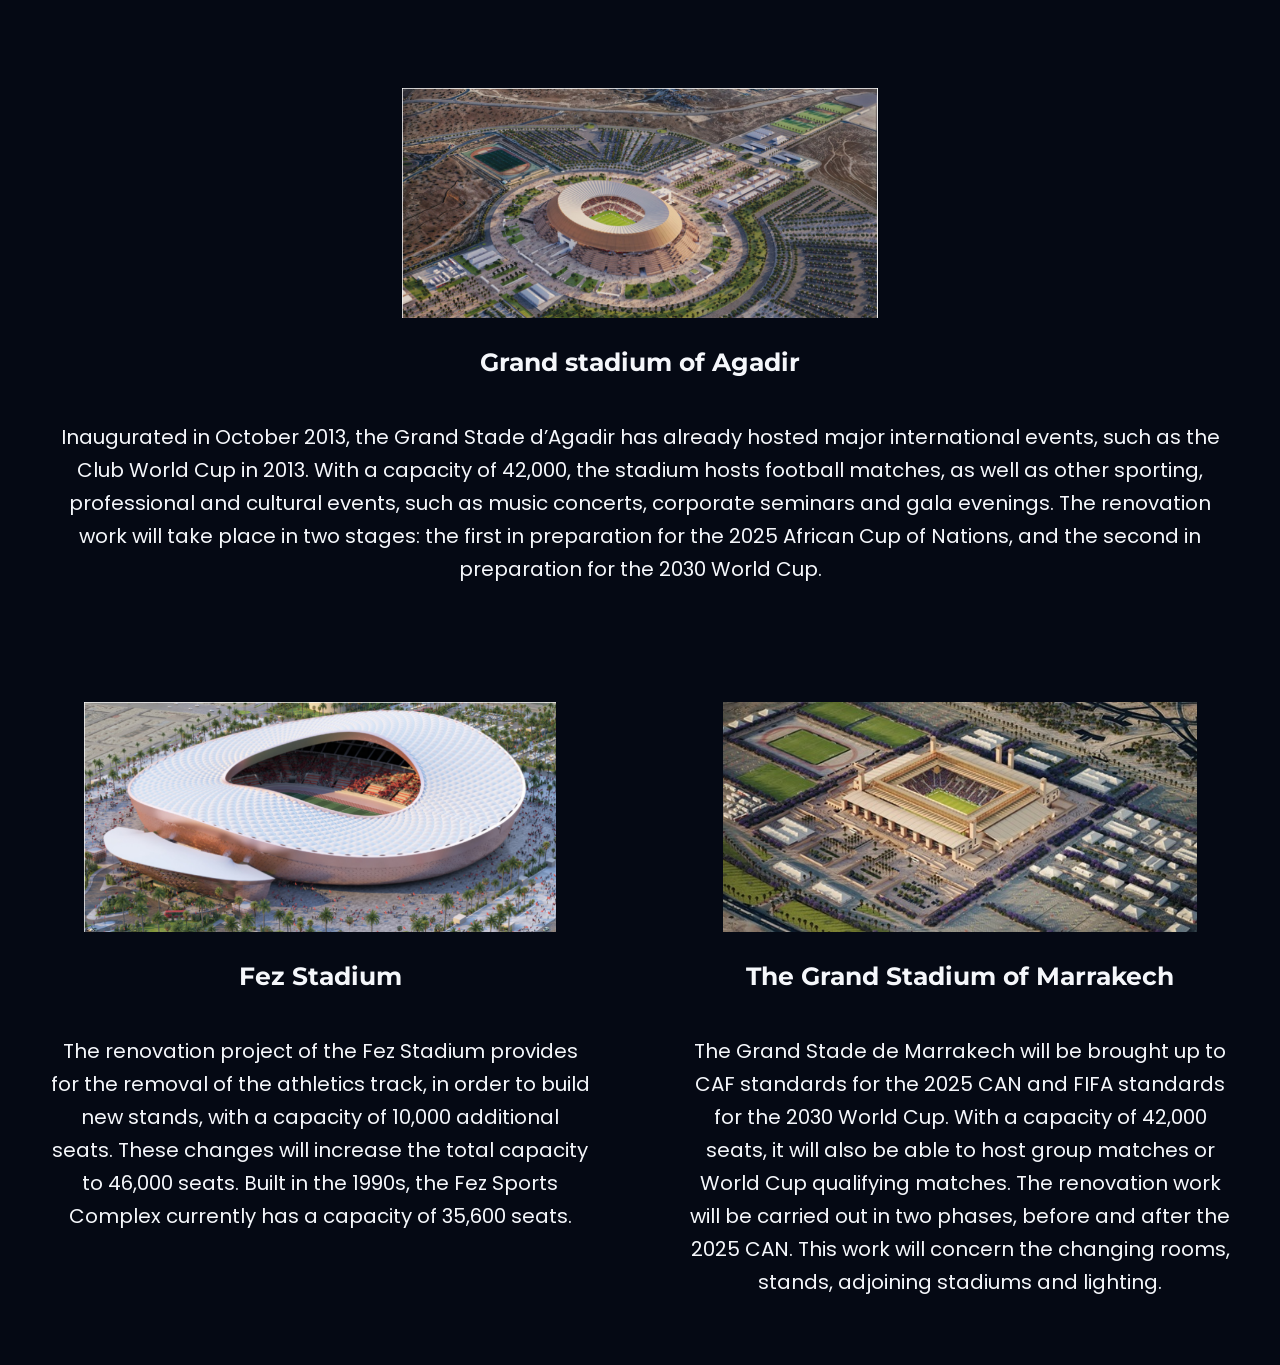
<file: pages/morocco.html>
<!DOCTYPE html>
<html lang="en">
<head>
    <meta charset="UTF-8">
    <meta name="viewport" content="width=device-width, initial-scale=1">
    <title>World Cup 2030 | Morocco - Portugal - Spain</title>
    <meta name="description" content="Explore the Morocco stadiums of the 2030 FIFA World Cup.">
    <link rel="icon" type="image/png" href="../images/logos/logofifa.png">
    <link rel="preconnect" href="https://fonts.googleapis.com">
    <link rel="preconnect" href="https://fonts.gstatic.com" crossorigin>
    <link href="https://fonts.googleapis.com/css2?family=Montserrat:wght@600;700;800&family=Poppins:wght@300;400;500;600;700&display=swap" rel="stylesheet">
    <link rel="stylesheet" href="https://cdnjs.cloudflare.com/ajax/libs/font-awesome/6.4.2/css/all.min.css" />
    <link rel="stylesheet" href="../css/morocco.css" />
    <link rel="stylesheet" href="../css/style.css" />
    <script src="../js/site.js" defer></script>
</head>
<body data-nav-active="stadiums">
    <a class="skip-link" href="#main">Skip to content</a>
    <header class="site-header">
      <div class="nav-shell">
        <a class="brand" href="../index.html" aria-label="World Cup 2030 home">
          <span class="brand-mark" aria-hidden="true"><i class="fa-solid fa-trophy"></i></span>
          <span class="brand-text">WORLD CUP <strong>2030</strong></span>
        </a>
        <button class="nav-toggle" type="button" aria-label="Open menu" aria-expanded="false" aria-controls="primary-nav">
          <span class="nav-toggle-bar"></span>
          <span class="nav-toggle-bar"></span>
          <span class="nav-toggle-bar"></span>
        </button>
        <nav id="primary-nav" class="primary-nav" aria-label="Primary navigation">
          <ul class="nav-list">
            <li><a class="nav-link" href="../index.html" data-nav="home">Home</a></li>
            <li><a class="nav-link" href="../index.html#about" data-nav="about">About</a></li>
            <li><a class="nav-link" href="../index.html#stadiums" data-nav="stadiums">Stadiums</a></li>
            <li><a class="nav-link" href="../index.html#contact" data-nav="contact">Contact</a></li>
            <li><a class="nav-login" href="login.html" data-nav="login">Log In</a></li>
          </ul>
        </nav>
      </div>
    </header>
    <main id="main">
    <h1>MOROCCO</h1>
    <div class="photos">
      
        <div class="texte">
          <img src="../images/morocco/casa.png" />
          <h3>
            Hassan II Stadium in Casablanca
          </h3>
          <p>
            The construction site of this monumental stadium will be spread over
more than 100 hectares, offering enough space to accommodate 115,000 spectators. The future grand
Hassan II stadium will not only be the largest in the competition, but also the largest
ever built in the world. It will have to look like a
white vessel sparkling against the green backdrop of the Benslimane forest. "Its design redefines
innovation through radical simplicity, embracing pure geometry to create a striking
transparent form," promises the Swiss architecture agency in charge of the project.
          </p>
        </div>
        <div class="texte">
          <img src="../images/morocco/tanger.png" />
          <h3>Grand stadium of Tangier</h3>
          
          <p>
            With a capacity of 65,000 numbered seats,
            the Grand Stade de Tangier has the latest-generation infrastructure
            enabling it to host the largest events in the best
            conditions. The renovation work has already
            completed the foundations of the stands, which will add
            more than 15,000 seats to the facility as part of the
            expansion work, thus allowing the stadium to have a new capacity
            exceeding 90,000 spectators
          </p>
        </div>
        <div class="texte">
          <img src="../images/morocco/rabat.jpg" />
          <h3>Prince Moulay Abdellah Stadium in Rabat</h3>
          <p>
            Built in 1980, the Moulay Abdellah stadium in Rabat
            has been completely demolished to make way for a brand-new sports complex with a capacity of
            65,000 seats. Work is progressing rapidly so that the stadium is ready for the
            next two major events: the 2025 African Cup of Nations (CAN) and the 2030 FIFA World Cup.
          </p>
        </div>
      </div>
      <div class="photos">
      <div class="texte">
        <img src="../images/morocco/agadir.png" />
        <h3>Grand stadium of Agadir</h3>
        <p>
          Inaugurated in October 2013, the Grand Stade d’Agadir has already hosted major international events, such as the Club World Cup in 2013. With a capacity of 42,000, the stadium hosts football matches, as well as other sporting, professional and cultural events, such as music concerts, corporate seminars and gala evenings. The renovation work will take place in two stages: the first in preparation for the 2025 African Cup of Nations, and the second in preparation for the 2030 World Cup.
        </p>

      </div>
      <div class="photos">
        <div class="texte">
          <img src="../images/morocco/fes.png" />
          <h3>Fez Stadium</h3>
          <p>
            The renovation project of the Fez Stadium provides for the removal of the athletics track, in order to build new stands, with a capacity of 10,000 additional seats. These changes will increase the total capacity to 46,000 seats. Built in the 1990s, the Fez Sports Complex currently has a capacity of 35,600 seats.
          </p>
        </div>
        <div class="texte">
            <img src="../images/morocco/marrakech.jpg" />
          <h3> The Grand Stadium of Marrakech</h3>
          <p>The Grand Stade de Marrakech will be brought up to CAF standards for the 2025 CAN and FIFA standards for the 2030 World Cup. With a capacity of 42,000 seats, it will also be able to host group matches or World Cup qualifying matches. The renovation work will be carried out in two phases, before and after the 2025 CAN. This work will concern the changing rooms, stands, adjoining stadiums and lighting.
          </p>
        </div>
      </div>    </main>
</body>
</html>
</file>
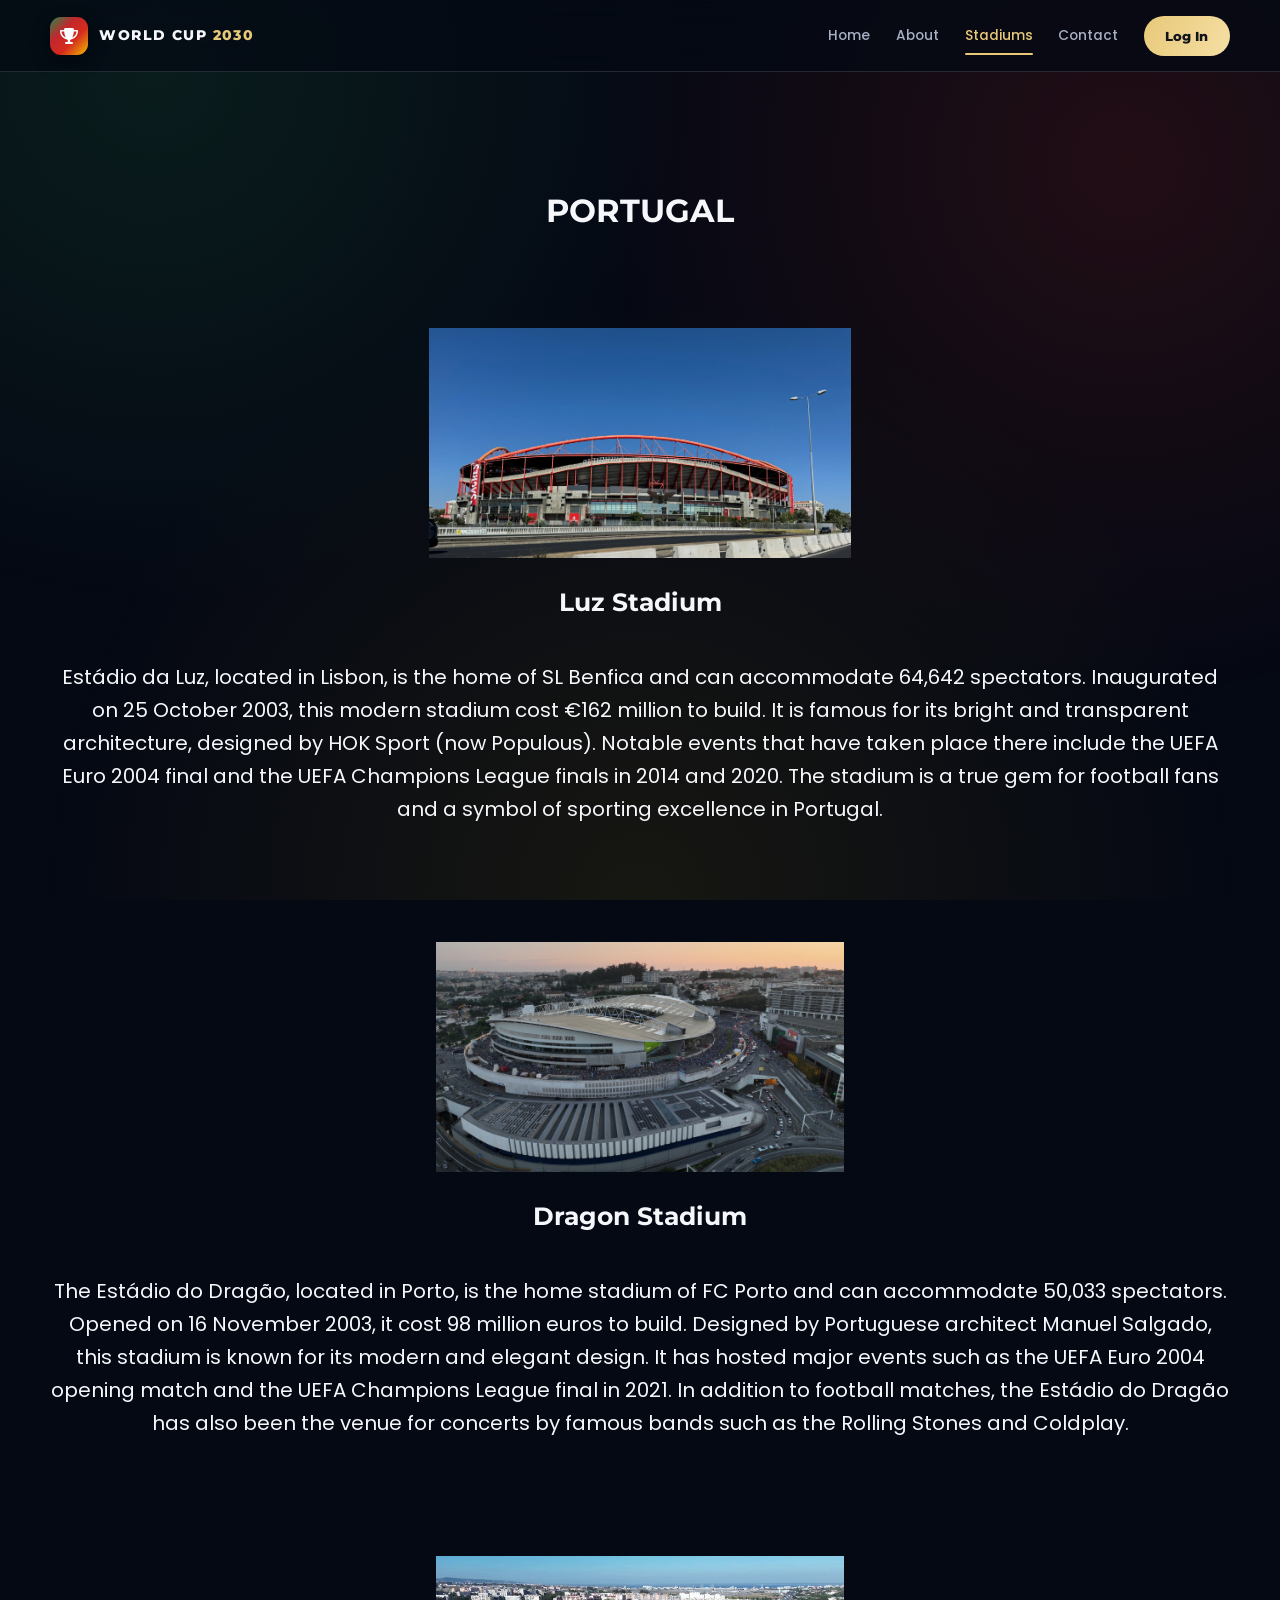
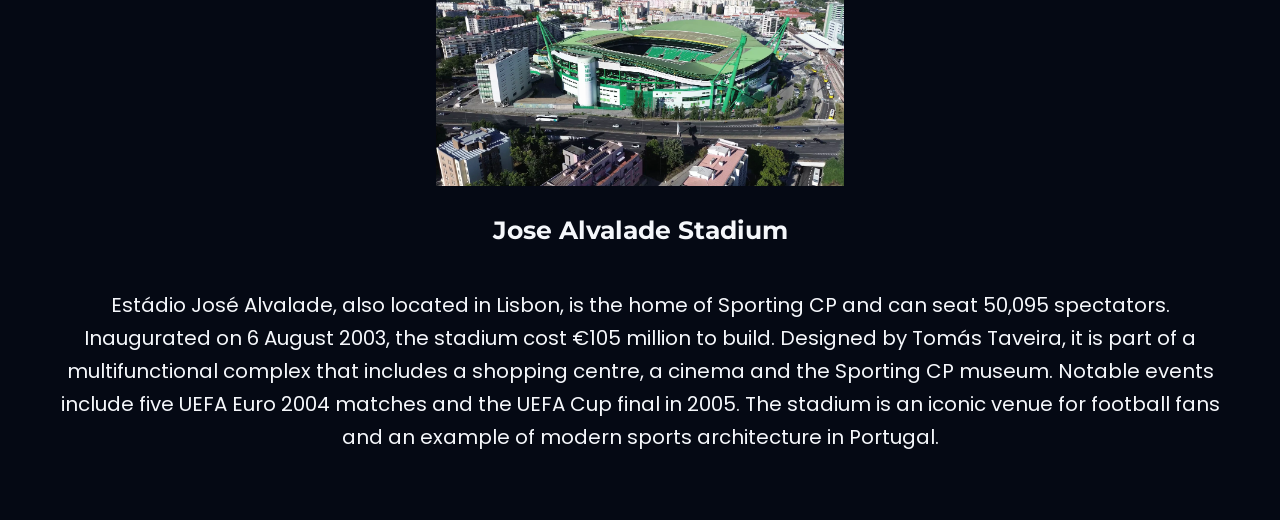
<file: pages/portugal.html>
<!DOCTYPE html>
<html lang="en">
<head>
    <meta charset="UTF-8">
    <meta name="viewport" content="width=device-width, initial-scale=1">
    <title>World Cup 2030 | Morocco - Portugal - Spain</title>
    <meta name="description" content="Explore the Portugal stadiums of the 2030 FIFA World Cup.">
    <link rel="icon" type="image/png" href="../images/logos/logofifa.png">
    <link rel="preconnect" href="https://fonts.googleapis.com">
    <link rel="preconnect" href="https://fonts.gstatic.com" crossorigin>
    <link href="https://fonts.googleapis.com/css2?family=Montserrat:wght@600;700;800&family=Poppins:wght@300;400;500;600;700&display=swap" rel="stylesheet">
    <link rel="stylesheet" href="https://cdnjs.cloudflare.com/ajax/libs/font-awesome/6.4.2/css/all.min.css" />
    <link rel="stylesheet" href="../css/portugal.css" />
    <link rel="stylesheet" href="../css/style.css" />
    <script src="../js/site.js" defer></script>
</head>
<body data-nav-active="stadiums">
    <a class="skip-link" href="#main">Skip to content</a>
    <header class="site-header">
      <div class="nav-shell">
        <a class="brand" href="../index.html" aria-label="World Cup 2030 home">
          <span class="brand-mark" aria-hidden="true"><i class="fa-solid fa-trophy"></i></span>
          <span class="brand-text">WORLD CUP <strong>2030</strong></span>
        </a>
        <button class="nav-toggle" type="button" aria-label="Open menu" aria-expanded="false" aria-controls="primary-nav">
          <span class="nav-toggle-bar"></span>
          <span class="nav-toggle-bar"></span>
          <span class="nav-toggle-bar"></span>
        </button>
        <nav id="primary-nav" class="primary-nav" aria-label="Primary navigation">
          <ul class="nav-list">
            <li><a class="nav-link" href="../index.html" data-nav="home">Home</a></li>
            <li><a class="nav-link" href="../index.html#about" data-nav="about">About</a></li>
            <li><a class="nav-link" href="../index.html#stadiums" data-nav="stadiums">Stadiums</a></li>
            <li><a class="nav-link" href="../index.html#contact" data-nav="contact">Contact</a></li>
            <li><a class="nav-login" href="login.html" data-nav="login">Log In</a></li>
          </ul>
        </nav>
      </div>
    </header>
    <main id="main">
    <h1>PORTUGAL</h1>
    <div class="photos">
      
        <div class="texte">
          <img src="../images/portugal/luz.webp" />
          <h3>Luz Stadium</h3>
          <p>
            Estádio da Luz, located in Lisbon, is the home
of SL Benfica and can accommodate 64,642 spectators.
Inaugurated on 25 October 2003, this modern stadium cost
€162 million to build. It is famous for its bright and transparent
architecture, designed by HOK Sport (now Populous). Notable
events that have taken place there include the UEFA Euro 2004 final
and the UEFA Champions League finals in 2014 and 2020.
The stadium is a true gem for football fans and a symbol of
sporting excellence in Portugal.
          </p>
        </div>
        <div class="texte">
          <img src="../images/portugal/dragao.webp" />
          <h3>Dragon Stadium</h3>
          
          <p>
            The Estádio do Dragão, located in Porto, is the home
            stadium of FC Porto and can accommodate 50,033 spectators.
            Opened on 16 November 2003, it cost 98 million euros to build. Designed by Portuguese
            architect Manuel Salgado, this stadium is known for its modern and elegant
            design. It has hosted major events such as the UEFA Euro 2004
            opening match and the UEFA Champions League final in 2021. In addition to football matches,
            the Estádio do Dragão has also been the venue for concerts by famous bands such as the
            Rolling Stones and Coldplay.
          </p>
        </div>
        <div class="texte">
          <img src="../images/portugal/alvalade.webp" />
          <h3>Jose Alvalade Stadium</h3>
          <p>
            Estádio José Alvalade, also located in Lisbon,
is the home of Sporting CP and can seat
50,095 spectators. Inaugurated on 6 August 2003,
the stadium cost €105 million to build.
Designed by Tomás Taveira, it is part of a multifunctional
complex that includes a shopping centre, a cinema and the Sporting CP
museum. Notable events include five UEFA Euro 2004 matches and the UEFA Cup
final in 2005. The stadium is an iconic venue for
football fans and an example of modern sports architecture in
Portugal.
          </p>
        </div>
      </div>
          </main>
</body>
</html>
</file>
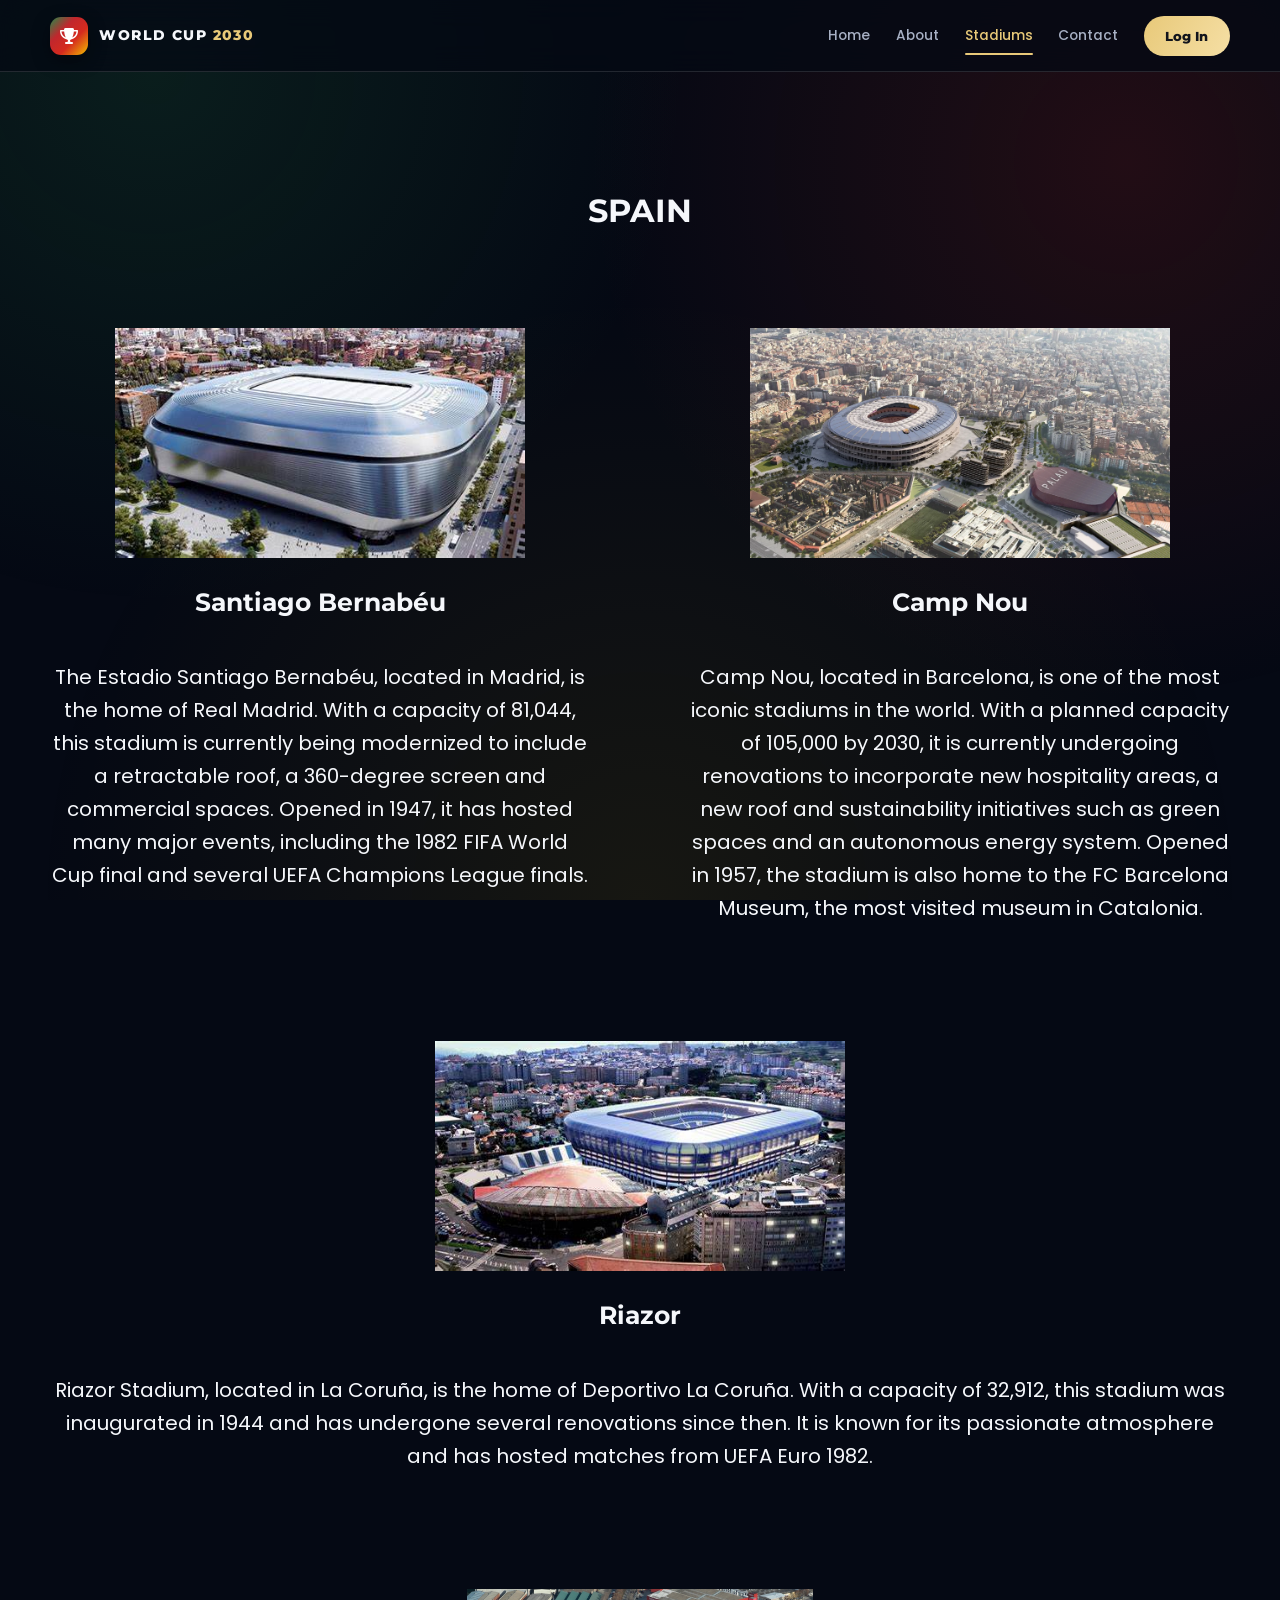
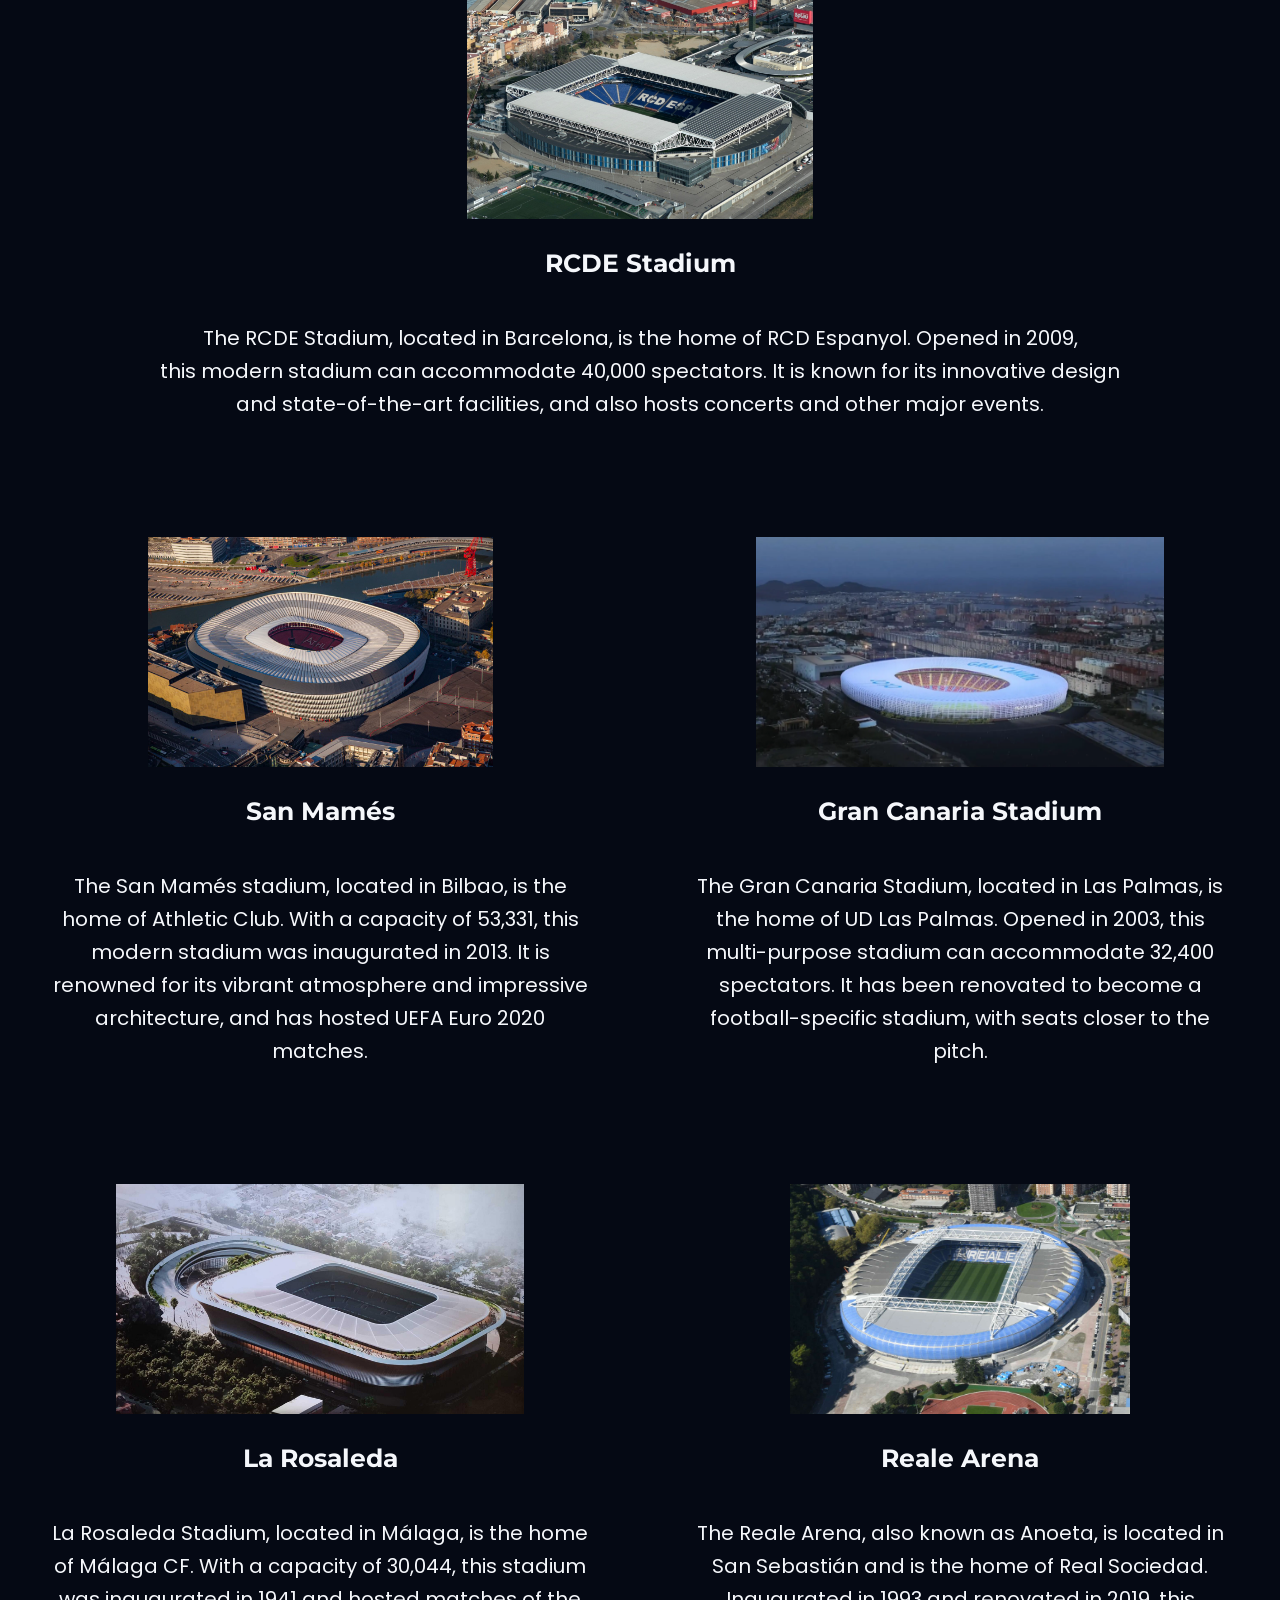
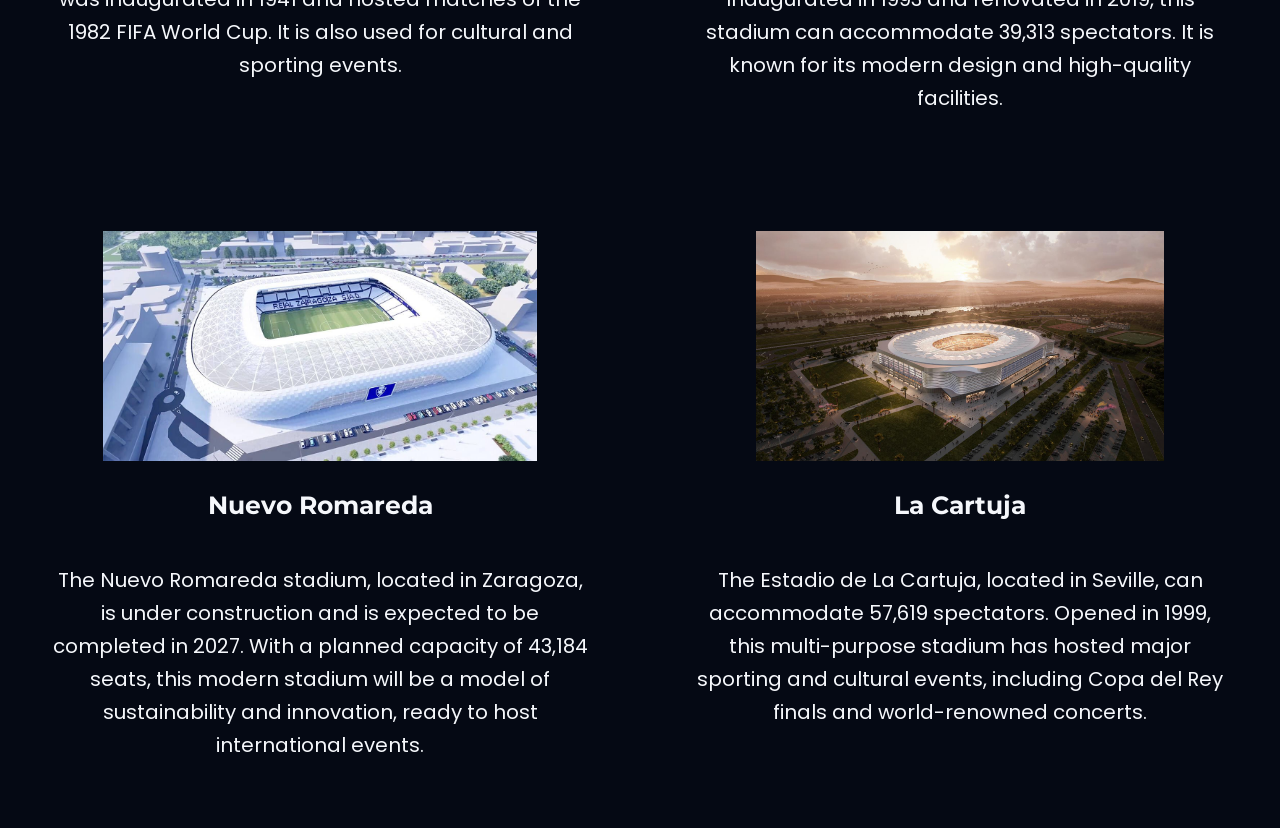
<file: pages/spain.html>
<!DOCTYPE html>
<html lang="en">
<head>
    <meta charset="UTF-8">
    <meta name="viewport" content="width=device-width, initial-scale=1">
    <title>World Cup 2030 | Morocco - Portugal - Spain</title>
    <meta name="description" content="Explore the Spain stadiums of the 2030 FIFA World Cup.">
    <link rel="icon" type="image/png" href="../images/logos/logofifa.png">
    <link rel="preconnect" href="https://fonts.googleapis.com">
    <link rel="preconnect" href="https://fonts.gstatic.com" crossorigin>
    <link href="https://fonts.googleapis.com/css2?family=Montserrat:wght@600;700;800&family=Poppins:wght@300;400;500;600;700&display=swap" rel="stylesheet">
    <link rel="stylesheet" href="https://cdnjs.cloudflare.com/ajax/libs/font-awesome/6.4.2/css/all.min.css" />
    <link rel="stylesheet" href="../css/spain.css" />
    <link rel="stylesheet" href="../css/style.css" />
    <script src="../js/site.js" defer></script>
</head>
<body data-nav-active="stadiums">
    <a class="skip-link" href="#main">Skip to content</a>
    <header class="site-header">
      <div class="nav-shell">
        <a class="brand" href="../index.html" aria-label="World Cup 2030 home">
          <span class="brand-mark" aria-hidden="true"><i class="fa-solid fa-trophy"></i></span>
          <span class="brand-text">WORLD CUP <strong>2030</strong></span>
        </a>
        <button class="nav-toggle" type="button" aria-label="Open menu" aria-expanded="false" aria-controls="primary-nav">
          <span class="nav-toggle-bar"></span>
          <span class="nav-toggle-bar"></span>
          <span class="nav-toggle-bar"></span>
        </button>
        <nav id="primary-nav" class="primary-nav" aria-label="Primary navigation">
          <ul class="nav-list">
            <li><a class="nav-link" href="../index.html" data-nav="home">Home</a></li>
            <li><a class="nav-link" href="../index.html#about" data-nav="about">About</a></li>
            <li><a class="nav-link" href="../index.html#stadiums" data-nav="stadiums">Stadiums</a></li>
            <li><a class="nav-link" href="../index.html#contact" data-nav="contact">Contact</a></li>
            <li><a class="nav-login" href="login.html" data-nav="login">Log In</a></li>
          </ul>
        </nav>
      </div>
    </header>
    <main id="main">
    <h1>SPAIN</h1>
    <div class="photos">
      
        <div class="texte">
          <img src="../images/spain/berna.jpeg" />
          <h3>Santiago Bernabéu</h3>
          <p>
            The Estadio Santiago Bernabéu, located in Madrid, is the home of Real Madrid.
            With a capacity of 81,044, this stadium is currently being modernized
            to include a retractable roof, a 360-degree screen and commercial spaces.
            Opened in 1947, it has hosted many major events,
            including the 1982 FIFA World Cup final and several UEFA Champions League finals.
          </p>
        </div>
        <div class="texte">
          <img src="../images/spain/campnou.webp" />
          <h3>Camp Nou</h3>
          
          <p>
            Camp Nou, located in Barcelona, ​​is one of the most iconic stadiums in the world. With a planned capacity
             of 105,000 by 2030, it is currently undergoing renovations to incorporate new hospitality areas,
              a new roof and sustainability initiatives such as green spaces and an autonomous energy system.
               Opened in 1957, the stadium is also home to the FC Barcelona Museum, the most visited museum in Catalonia.
          </p>
        </div>
        <div class="texte">
          <img src="../images/spain/riazor.jpeg" />
          <h3>Riazor</h3>
          <p>
            Riazor Stadium, located in La Coruña, is the home of Deportivo La Coruña.
With a capacity of 32,912, this stadium was inaugurated in 1944 and has undergone several
renovations since then. It is known for its passionate atmosphere and has hosted matches
from UEFA Euro 1982.
          </p>
        </div>
      </div>
      <div class="photos">
      <div class="texte">
        <img src="../images/spain/rcde.jpeg" />
        <h3>RCDE Stadium</h3>
        <p>
          The RCDE Stadium, located in Barcelona, ​​is the home of RCD Espanyol. Opened in 2009,<br>
          this modern stadium can accommodate 40,000 spectators. It is known for its innovative design <br>
          and state-of-the-art facilities, and also hosts concerts and other major events.
        </p>

      </div>
      <div class="photos">
        <div class="texte">
          <img src="../images/spain/san-mames.jpeg" />
          <h3>San Mamés</h3>
          <p>
            The San Mamés stadium, located in Bilbao, is the home of Athletic Club. With a
capacity of 53,331, this modern stadium was inaugurated in 2013. It is renowned
for its vibrant atmosphere and impressive architecture, and has hosted
UEFA Euro 2020 matches.
          </p>
        </div>
        <div class="texte">
            <img src="../images/spain/gran-canaria.webp" />
          <h3>  Gran Canaria Stadium</h3>
          <p>The Gran Canaria Stadium, located in Las Palmas, is the home of UD Las Palmas.
            Opened in 2003, this multi-purpose stadium can accommodate 32,400 spectators. It has been renovated
            to become a football-specific stadium, with seats closer to the pitch.
          </p>
        </div>
        <div class="texte">
            <img src="../images/spain/la-rosaleda.jpg" />
          <h3>La Rosaleda  </h3>
          <p>La Rosaleda Stadium, located in Málaga, is the home of Málaga CF. With a capacity of 30,044,
             this stadium was inaugurated in 1941 and hosted matches of the 1982 FIFA World Cup. It is also
              used for cultural and sporting events.
          </p>
        </div>
        <div class="texte">
            <img src="../images/spain/reale-arena.jpeg" />
          <h3> Reale Arena </h3>
          <p>
            The Reale Arena, also known as Anoeta, is located in San Sebastián
            and is the home of Real Sociedad. Inaugurated in 1993 and renovated in 2019, this stadium
            can accommodate 39,313 spectators. It is known for its modern design and high-quality facilities.
          </p>
        </div>
        <div class="texte">
            <img src="../images/spain/nuevo-romareda.jpeg" />
          <h3> Nuevo Romareda </h3>
          <p>
            The Nuevo Romareda stadium, located in Zaragoza, is under construction and is expected to be
completed in 2027. With a planned capacity of 43,184 seats, this modern stadium will be
a model of sustainability and innovation, ready to host international events.
          </p>
        </div>
        <div class="texte">
            <img src="../images/spain/la-cartuja.jpeg" />
          <h3> La Cartuja </h3>
          <p>The Estadio de La Cartuja, located in Seville, can accommodate 57,619 spectators.
            Opened in 1999, this multi-purpose stadium has hosted major sporting and cultural events,
            including Copa del Rey finals and world-renowned concerts.
          </p>
        </div>

      </div>
    </main>
</body>
</html>
</file>
<file: css/style.css>
/* ==========================================================================
   style.css — shared design system, header/navbar and footer
   Used by: index.html, pages/morocco.html, pages/portugal.html, pages/spain.html, pages/login.html
   ========================================================================== */

/* ---------- Design tokens ---------- */
:root {
  --bg: #050914;
  --bg-deep: #03060f;
  --surface: #0d1426;
  --surface-raised: #121c33;
  --text: #f5f7fb;
  --muted: #a7b0c4;
  --border: rgba(255, 255, 255, 0.12);
  --gold: #e8c979;
  --gold-soft: #f5dfa5;

  /* Host-nation inspired accents */
  --morocco-red: #c1272d;
  --morocco-green: #238b4b;
  --portugal-red: #d52b1e;
  --portugal-green: #046a38;
  --spain-red: #aa151b;
  --spain-gold: #f1bf00;

  --font-body: "Poppins", system-ui, -apple-system, "Segoe UI", sans-serif;
  --font-heading: "Montserrat", "Poppins", sans-serif;
  --header-height: 72px;
  --container: 1180px;
  --radius: 18px;
  --radius-sm: 10px;
  --shadow: 0 24px 60px rgba(0, 0, 0, 0.45);
  --transition: 0.25s ease;
}

/* ---------- Reset / base ---------- */
*,
*::before,
*::after {
  box-sizing: border-box;
}

html {
  scroll-behavior: smooth;
}

body {
  margin: 0;
  min-height: 100vh;
  max-width: 100%;
  overflow-x: hidden;
  background: var(--bg);
  color: var(--text);
  font-family: var(--font-body);
  font-weight: 400;
  line-height: 1.65;
  -webkit-font-smoothing: antialiased;
}

body::before {
  /* Subtle ambient glow so every page shares the same premium theme. */
  content: "";
  position: fixed;
  inset: 0;
  z-index: -1;
  pointer-events: none;
  background:
    radial-gradient(circle at 12% 8%, rgba(35, 139, 75, 0.16), transparent 38%),
    radial-gradient(circle at 88% 18%, rgba(213, 43, 30, 0.14), transparent 40%),
    radial-gradient(circle at 50% 100%, rgba(241, 191, 0, 0.08), transparent 55%);
}

img,
svg {
  display: block;
  max-width: 100%;
}

h1,
h2,
h3,
h4 {
  font-family: var(--font-heading);
  line-height: 1.12;
  margin: 0 0 0.6em;
}

h2 {
  font-size: clamp(1.8rem, 4vw, 2.75rem);
  letter-spacing: -0.02em;
}

h3 {
  font-size: 1.2rem;
}

p {
  margin: 0 0 1rem;
}

a {
  color: inherit;
}

a:focus-visible,
button:focus-visible,
input:focus-visible,
textarea:focus-visible,
select:focus-visible {
  outline: 3px solid var(--gold);
  outline-offset: 3px;
}

.container {
  width: min(100% - 2.5rem, var(--container));
  margin-inline: auto;
}

.section {
  padding-block: clamp(4rem, 9vw, 7.5rem);
  /* Keeps anchored headings clear of the sticky header. */
  scroll-margin-top: var(--header-height);
}

.eyebrow {
  margin-bottom: 0.75rem;
  color: var(--gold);
  font-family: var(--font-heading);
  font-size: 0.75rem;
  font-weight: 700;
  letter-spacing: 0.22em;
  text-transform: uppercase;
}

.section-lead {
  max-width: 62ch;
  color: var(--muted);
  font-size: 1rem;
}

.sr-only {
  position: absolute !important;
  width: 1px;
  height: 1px;
  padding: 0;
  margin: -1px;
  overflow: hidden;
  clip: rect(0, 0, 0, 0);
  white-space: nowrap;
  border: 0;
}

.skip-link {
  position: fixed;
  top: -100px;
  left: 1rem;
  z-index: 200;
  padding: 0.65rem 1rem;
  border-radius: var(--radius-sm);
  background: var(--gold);
  color: #101420;
  font-weight: 600;
  transition: top var(--transition);
}

.skip-link:focus {
  top: 0.75rem;
}

/* ---------- Buttons ---------- */
.btn {
  display: inline-flex;
  align-items: center;
  justify-content: center;
  gap: 0.55rem;
  min-height: 48px;
  padding: 0.75rem 1.5rem;
  border: 1px solid transparent;
  border-radius: 999px;
  font-family: var(--font-heading);
  font-size: 0.9rem;
  font-weight: 700;
  letter-spacing: 0.02em;
  text-decoration: none;
  cursor: pointer;
  transition: transform var(--transition), box-shadow var(--transition),
    background-color var(--transition), border-color var(--transition),
    color var(--transition);
}

.btn:hover {
  transform: translateY(-2px);
}

.btn-primary {
  background: linear-gradient(120deg, var(--gold), var(--gold-soft));
  color: #12141c;
  box-shadow: 0 12px 28px rgba(232, 201, 121, 0.22);
}

.btn-primary:hover {
  box-shadow: 0 16px 34px rgba(232, 201, 121, 0.34);
}

.btn-ghost,
.btn-outline {
  border-color: var(--border);
  background: rgba(255, 255, 255, 0.04);
  color: var(--text);
}

.btn-ghost:hover,
.btn-outline:hover {
  border-color: var(--gold);
  color: var(--gold);
}

/* ---------- Header / navigation ---------- */
header.site-header {
  position: sticky;
  top: 0;
  z-index: 100;
  width: 100%;
  min-height: var(--header-height);
  background: rgba(5, 9, 20, 0.78);
  border-bottom: 1px solid var(--border);
  -webkit-backdrop-filter: blur(14px);
  backdrop-filter: blur(14px);
}

.nav-shell {
  position: relative;
  display: flex;
  align-items: center;
  justify-content: space-between;
  gap: 1rem;
  width: min(100% - 2.5rem, var(--container));
  min-height: var(--header-height);
  margin-inline: auto;
}

.brand {
  display: inline-flex;
  align-items: center;
  gap: 0.7rem;
  flex-shrink: 0;
  text-decoration: none;
}

.brand-mark {
  display: grid;
  place-items: center;
  width: 38px;
  height: 38px;
  border-radius: 11px;
  background: linear-gradient(
    135deg,
    var(--morocco-green) 0%,
    var(--morocco-red) 34%,
    var(--portugal-red) 62%,
    var(--spain-gold) 100%
  );
  color: #fff;
  font-size: 1rem;
  box-shadow: 0 6px 18px rgba(0, 0, 0, 0.4);
}

.brand-text {
  font-family: var(--font-heading);
  font-size: 0.9rem;
  font-weight: 800;
  letter-spacing: 0.1em;
  line-height: 1.1;
  white-space: nowrap;
}

.brand-text strong {
  color: var(--gold);
  font-weight: 800;
}

.primary-nav {
  display: block;
}

.nav-list {
  display: flex;
  align-items: center;
  gap: clamp(0.6rem, 2vw, 1.75rem);
  margin: 0;
  padding: 0;
  list-style: none;
}

.nav-link {
  position: relative;
  display: inline-block;
  padding: 0.5rem 0;
  color: var(--muted);
  font-size: 0.86rem;
  font-weight: 500;
  text-decoration: none;
  transition: color var(--transition);
}

.nav-link::after {
  content: "";
  position: absolute;
  right: 0;
  bottom: 0;
  left: 0;
  height: 2px;
  border-radius: 2px;
  background: var(--gold);
  transform: scaleX(0);
  transition: transform var(--transition);
}

.nav-link:hover,
.nav-link.is-active {
  color: var(--text);
}

.nav-link:hover::after,
.nav-link.is-active::after {
  transform: scaleX(1);
}

.nav-link.is-active {
  color: var(--gold);
}

.nav-login {
  display: inline-flex;
  align-items: center;
  justify-content: center;
  min-height: 40px;
  padding: 0.5rem 1.35rem;
  border-radius: 999px;
  background: linear-gradient(120deg, var(--gold), var(--gold-soft));
  color: #12141c;
  font-family: var(--font-heading);
  font-size: 0.84rem;
  font-weight: 800;
  text-decoration: none;
  transition: transform var(--transition), box-shadow var(--transition);
}

.nav-login:hover,
.nav-login.is-active {
  transform: translateY(-2px);
  box-shadow: 0 10px 24px rgba(232, 201, 121, 0.28);
}

.nav-toggle {
  display: none;
  align-items: center;
  justify-content: center;
  flex-direction: column;
  gap: 5px;
  width: 46px;
  height: 42px;
  padding: 0;
  border: 1px solid var(--border);
  border-radius: 12px;
  background: rgba(255, 255, 255, 0.05);
  color: var(--text);
  cursor: pointer;
}

.nav-toggle-bar {
  display: block;
  width: 20px;
  height: 2px;
  border-radius: 2px;
  background: currentColor;
  transition: transform var(--transition), opacity var(--transition);
}

.nav-toggle[aria-expanded="true"] .nav-toggle-bar:nth-child(1) {
  transform: translateY(7px) rotate(45deg);
}

.nav-toggle[aria-expanded="true"] .nav-toggle-bar:nth-child(2) {
  opacity: 0;
}

.nav-toggle[aria-expanded="true"] .nav-toggle-bar:nth-child(3) {
  transform: translateY(-7px) rotate(-45deg);
}

/* Mobile-first menu: hidden until the hamburger is activated. */
@media (max-width: 860px) {
  .nav-toggle {
    display: inline-flex;
  }

  .primary-nav {
    position: absolute;
    top: 100%;
    right: -1.25rem;
    left: -1.25rem;
    max-height: 0;
    overflow: hidden;
    visibility: hidden;
    background: rgba(3, 6, 15, 0.97);
    border-bottom: 1px solid var(--border);
    -webkit-backdrop-filter: blur(16px);
    backdrop-filter: blur(16px);
    transition: max-height 0.3s ease, visibility 0.3s ease, padding 0.3s ease;
  }

  .primary-nav.is-open {
    max-height: 380px;
    visibility: visible;
    padding-block: 0.75rem 1.25rem;
  }

  .nav-list {
    flex-direction: column;
    align-items: stretch;
    gap: 0.15rem;
    padding-inline: 1.25rem;
  }

  .nav-link {
    display: block;
    padding: 0.8rem 0;
    font-size: 1rem;
  }

  .nav-link::after {
    right: auto;
    width: 42px;
  }

  .nav-login {
    margin-top: 0.5rem;
  }
}

/* ---------- Scroll reveal (only when JS is available) ---------- */
.js .reveal {
  opacity: 0;
  transform: translateY(24px);
  transition: opacity 0.7s ease, transform 0.7s ease;
}

.js .reveal.is-visible {
  opacity: 1;
  transform: none;
}

/* ---------- Footer ---------- */
.site-footer {
  padding-block: 2rem;
  border-top: 1px solid var(--border);
  background: var(--bg-deep);
  color: var(--muted);
  font-size: 0.85rem;
}

.footer-inner {
  display: flex;
  flex-wrap: wrap;
  align-items: center;
  justify-content: space-between;
  gap: 1rem 2rem;
}

.footer-inner p {
  margin: 0;
}

.footer-links {
  display: flex;
  flex-wrap: wrap;
  gap: 0.5rem 1.25rem;
  margin: 0;
  padding: 0;
  list-style: none;
}

.footer-links a {
  color: var(--muted);
  text-decoration: none;
  transition: color var(--transition);
}

.footer-links a:hover {
  color: var(--gold);
}

/* ---------- Stadium detail pages: title spacing ----------
   The sticky navbar is 72px tall. Push the page title fully below it and
   leave a comfortable gap before the stadium cards. */
body[data-nav-active="stadiums"] main {
  padding-top: 120px; /* 72px navbar + ~48px breathing room */
}

body[data-nav-active="stadiums"] main > h1 {
  margin: 0 auto 48px;
  text-align: center;
  line-height: 1.2;
}

/* Anchor targets clear the navbar instead of hiding under it. */
section[id],
main[id] {
  scroll-margin-top: 90px;
}

/* ---------- Legacy stadium pages ----------
   Their original CSS uses fixed image widths/margins; this keeps those pages
   responsive without changing their content or design. */
@media (max-width: 520px) {
  .photos .texte {
    margin: 1.5rem auto;
  }

  .photos .texte img {
    min-width: 0;
    width: 100%;
    height: auto;
  }
}

/* ---------- Accessibility: reduced motion ---------- */
@media (prefers-reduced-motion: reduce) {
  html {
    scroll-behavior: auto;
  }

  *,
  *::before,
  *::after {
    animation-duration: 0.01ms !important;
    animation-iteration-count: 1 !important;
    transition-duration: 0.01ms !important;
  }

  .js .reveal {
    opacity: 1;
    transform: none;
  }
}
</file>
<file: css/home.css>
/* ==========================================================================
   home.css — first page only (index.html)
   Loaded after css/style.css so it can extend the shared theme.
   ========================================================================== */

/* ---------- Hero ---------- */
.hero {
  position: relative;
  display: grid;
  place-items: center;
  min-height: calc(100vh - var(--header-height));
  min-height: calc(100svh - var(--header-height));
  padding: clamp(3rem, 8vw, 6rem) 1.25rem;
  overflow: hidden;
  isolation: isolate;
  text-align: center;
  scroll-margin-top: var(--header-height);
}

.hero::before {
  /* Existing hero image + dark overlay for readable white type. */
  content: "";
  position: absolute;
  inset: 0;
  z-index: -2;
  background: url("../images/backgrounds/background.webp") center center / cover no-repeat;
  transform: scale(1.02);
}

.hero::after {
  content: "";
  position: absolute;
  inset: 0;
  z-index: -1;
  background: linear-gradient(
      180deg,
      rgba(3, 6, 15, 0.72) 0%,
      rgba(3, 6, 15, 0.62) 45%,
      rgba(3, 6, 15, 0.92) 100%
    ),
    linear-gradient(
      90deg,
      rgba(35, 139, 75, 0.2),
      transparent 35%,
      transparent 65%,
      rgba(213, 43, 30, 0.2)
    );
}

.hero-inner {
  width: min(100%, 900px);
}

.hero .eyebrow {
  color: var(--gold-soft);
  text-shadow: 0 2px 12px rgba(0, 0, 0, 0.7);
}

.hero h1 {
  margin-bottom: 0.35em;
  font-size: clamp(2.8rem, 10vw, 6.5rem);
  font-weight: 800;
  letter-spacing: -0.045em;
  text-shadow: 0 8px 36px rgba(0, 0, 0, 0.65);
}

.hero h1 span {
  display: block;
  background: linear-gradient(100deg, var(--gold-soft), var(--gold) 45%, #fff 90%);
  -webkit-background-clip: text;
  background-clip: text;
  color: transparent;
}

.tagline {
  margin-bottom: 2rem;
  color: rgba(245, 247, 251, 0.9);
  font-size: clamp(1rem, 2.5vw, 1.3rem);
  font-weight: 300;
  letter-spacing: 0.04em;
}

.hero-actions {
  display: flex;
  flex-wrap: wrap;
  justify-content: center;
  gap: 0.85rem;
  margin-bottom: clamp(2.5rem, 6vw, 4rem);
}

/* ---------- Countdown ---------- */
.countdown {
  display: grid;
  grid-template-columns: repeat(4, minmax(0, 1fr));
  gap: 0.6rem;
  width: min(100%, 560px);
  margin-inline: auto;
}

.countdown-item {
  display: flex;
  flex-direction: column;
  gap: 0.15rem;
  padding: 0.9rem 0.35rem;
  border: 1px solid rgba(255, 255, 255, 0.18);
  border-radius: 14px;
  background: rgba(6, 10, 22, 0.55);
  -webkit-backdrop-filter: blur(8px);
  backdrop-filter: blur(8px);
}

.count-value {
  font-family: var(--font-heading);
  font-size: clamp(1.4rem, 5vw, 2.2rem);
  font-weight: 800;
  line-height: 1.1;
  color: var(--gold-soft);
  font-variant-numeric: tabular-nums;
}

.count-label {
  color: var(--muted);
  font-size: 0.68rem;
  font-weight: 500;
  letter-spacing: 0.16em;
  text-transform: uppercase;
}

.countdown-date {
  margin: 1rem 0 0;
  color: var(--muted);
  font-size: 0.8rem;
}

/* ---------- About ---------- */
.about {
  background: linear-gradient(180deg, var(--bg) 0%, #070c19 100%);
}

.about-grid {
  display: grid;
  grid-template-columns: 1fr;
  gap: clamp(2rem, 5vw, 4rem);
  align-items: start;
}

.about-copy p {
  color: var(--muted);
  font-size: 0.98rem;
}

.about-copy p:last-child {
  margin-bottom: 0;
}

.facts {
  display: grid;
  grid-template-columns: repeat(2, minmax(0, 1fr));
  gap: 0.85rem;
}

.fact {
  padding: 1.4rem 1.1rem;
  border: 1px solid var(--border);
  border-radius: var(--radius);
  background: linear-gradient(150deg, rgba(255, 255, 255, 0.06), rgba(255, 255, 255, 0.015));
  transition: transform var(--transition), border-color var(--transition);
}

.fact:hover {
  transform: translateY(-4px);
  border-color: rgba(232, 201, 121, 0.5);
}

.fact span {
  display: block;
  font-family: var(--font-heading);
  font-size: clamp(1.9rem, 6vw, 2.7rem);
  font-weight: 800;
  line-height: 1.1;
  color: var(--gold);
}

.fact span sup {
  font-size: 0.45em;
}

.fact p {
  margin: 0.35rem 0 0;
  color: var(--muted);
  font-size: 0.83rem;
}

/* ---------- Stadiums ---------- */
.stadiums {
  background:
    radial-gradient(circle at 90% 15%, rgba(0, 106, 56, 0.14), transparent 45%),
    var(--bg-deep);
}

.stadiums .container > h2,
.stadiums .container > .eyebrow,
.stadiums .container > .section-lead {
  text-align: center;
  margin-inline: auto;
}

.map-card {
  width: min(100%, 620px);
  margin: clamp(2rem, 5vw, 3rem) auto clamp(2.5rem, 6vw, 4rem);
  padding: 1.25rem;
  border: 1px solid var(--border);
  border-radius: calc(var(--radius) + 6px);
  background: linear-gradient(160deg, rgba(255, 255, 255, 0.07), rgba(255, 255, 255, 0.01));
  box-shadow: var(--shadow);
}

.map-card img {
  width: 100%;
  height: auto;
  max-height: 520px;
  object-fit: contain;
  border-radius: var(--radius-sm);
  background: rgba(255, 255, 255, 0.04);
}

.map-card figcaption {
  margin-top: 0.9rem;
  color: var(--muted);
  font-size: 0.82rem;
  text-align: center;
}

.host-grid {
  display: grid;
  grid-template-columns: 1fr;
  gap: 1.25rem;
  align-items: stretch;
}

/* Equal-width columns (and therefore equal-height cards) from tablet up. */
@media (min-width: 768px) {
  .host-grid {
    grid-template-columns: repeat(3, minmax(0, 1fr));
  }
}

.host-card {
  position: relative;
  display: flex;
  flex-direction: column;
  align-items: center;
  gap: 12px;
  padding: 24px;
  overflow: hidden;
  border: 1px solid var(--border);
  border-radius: var(--radius);
  background: var(--surface);
  text-align: center;
  transition: transform var(--transition), border-color var(--transition),
    box-shadow var(--transition);
}

.host-card::before {
  content: "";
  position: absolute;
  top: 0;
  right: 0;
  left: 0;
  height: 4px;
  background: var(--card-accent, var(--gold));
}

.host-card--morocco {
  --card-accent: linear-gradient(90deg, var(--morocco-green), var(--morocco-red));
}

.host-card--portugal {
  --card-accent: linear-gradient(90deg, var(--portugal-green), var(--portugal-red));
}

.host-card--spain {
  --card-accent: linear-gradient(90deg, var(--spain-red), var(--spain-gold));
}

.host-card:hover {
  transform: translateY(-8px);
  border-color: rgba(232, 201, 121, 0.45);
  box-shadow: var(--shadow);
}

/* Fixed-size logo box: no percentage height, so the image cannot grow
   beyond this box and overlap the title/subtitle/button. */
.host-logo {
  display: grid;
  place-items: center;
  flex: 0 0 110px;
  width: 110px;
  height: 110px;
}

.host-logo img {
  width: 110px;
  height: 110px;
  object-fit: contain;
}

.host-card h3 {
  margin: 0;
  font-size: 1.35rem;
  letter-spacing: 0.02em;
}

.host-card .host-stats {
  margin: 0;
  color: var(--muted);
  font-size: 0.88rem;
}

.host-card .btn {
  margin-top: auto;
}

/* Mobile: one-column stack with smaller logos. */
@media (max-width: 767px) {
  .host-logo {
    flex-basis: 90px;
    width: 90px;
    height: 90px;
  }

  .host-logo img {
    width: 90px;
    height: 90px;
  }
}

/* ---------- Contact ---------- */
.contact {
  background: linear-gradient(180deg, var(--bg-deep), #070c19);
}

.contact-grid {
  display: grid;
  grid-template-columns: 1fr;
  gap: clamp(2rem, 5vw, 4rem);
  align-items: start;
}

.contact-intro p {
  max-width: 48ch;
  color: var(--muted);
}

.social-list {
  display: flex;
  flex-wrap: wrap;
  gap: 0.7rem;
  margin: 1.5rem 0 0;
  padding: 0;
  list-style: none;
}

.social-list a {
  display: grid;
  place-items: center;
  width: 46px;
  height: 46px;
  border: 1px solid var(--border);
  border-radius: 50%;
  background: rgba(255, 255, 255, 0.04);
  color: var(--text);
  font-size: 1.1rem;
  text-decoration: none;
  transition: transform var(--transition), color var(--transition),
    border-color var(--transition), background-color var(--transition);
}

.social-list a:hover {
  transform: translateY(-3px);
  border-color: var(--gold);
  background: rgba(232, 201, 121, 0.12);
  color: var(--gold);
}

.contact-form {
  display: flex;
  flex-direction: column;
  gap: 1.1rem;
  padding: clamp(1.5rem, 4vw, 2.25rem);
  border: 1px solid var(--border);
  border-radius: var(--radius);
  background: var(--surface);
  box-shadow: var(--shadow);
}

.field {
  display: flex;
  flex-direction: column;
  gap: 0.4rem;
}

.field label {
  color: var(--text);
  font-size: 0.85rem;
  font-weight: 600;
}

.field input,
.field textarea {
  width: 100%;
  padding: 0.85rem 1rem;
  border: 1px solid var(--border);
  border-radius: var(--radius-sm);
  background: rgba(255, 255, 255, 0.04);
  color: var(--text);
  font: inherit;
  font-size: 0.95rem;
  transition: border-color var(--transition), background-color var(--transition);
}

.field textarea {
  min-height: 130px;
  resize: vertical;
}

.field input::placeholder,
.field textarea::placeholder {
  color: #78829a;
}

.field input:focus,
.field textarea:focus {
  border-color: var(--gold);
  background: rgba(255, 255, 255, 0.07);
}

.contact-form .btn {
  align-self: flex-start;
}

.form-note {
  margin: 0;
  color: var(--muted);
  font-size: 0.78rem;
}

/* ---------- Layout upgrades at tablet+ ---------- */
@media (min-width: 768px) {
  .about-grid {
    grid-template-columns: 1.2fr 0.8fr;
  }

  .contact-grid {
    grid-template-columns: 0.9fr 1.1fr;
  }

  .map-card {
    padding: 1.75rem;
  }
}
</file>
<file: page2.css>
*{
    margin: 0px;
    
}
header {
    background-color: rgb(0, 0, 0);
    width: 100%;
    height: 70px;
  }
  a {
    text-decoration: none;
    color: white;
  }
  
  .header{
    display: flex;
    flex-direction: row;
    justify-content: space-around;
    align-items: center;
  }
  .menu{
    
    display: flex;
    justify-content:flex-end;
  }
  .divmenu{
    margin-right: 70px;
  }
  h1{
    text-align: center;
    margin: 20px;
  }
  .photos {
    text-align: center;
    display: flex;
    flex-wrap: wrap;
    align-items: flex-start;
    justify-content: center;
  }
  .texte {
    display: flex;
    flex-direction: column;
    align-items: flex-start;
    align-items: center;
    gap: 30px;
    justify-content: center;
    margin: 50px;
    flex: 1;
  }
  
  .texte img {
    min-width: 340px;
    height: 230px;
  }
  .texte p{
    font-size: 20px;
  }
  .texte h3{
    font-size: 25px;
  }
</file>
<file: page3.css>
*{
    margin: 0px;
    
}
header {
    background-color: rgb(0, 0, 0);
    width: 100%;
    height: 70px;
  }
  a {
    text-decoration: none;
    color: white;
  }
  
  .header{
    display: flex;
    flex-direction: row;
    justify-content: space-around;
    align-items: center;
  }
  .menu{
    
    display: flex;
    justify-content:flex-end;
  }
  .divmenu{
    margin-right: 70px;
  }
  h1{
    text-align: center;
    margin: 20px;
  }
  .photos {
    text-align: center;
    display: flex;
    flex-wrap: wrap;
    align-items: flex-start;
    justify-content: center;
    flex-direction: column;µµµµµµ
  }
  .texte {
    display: flex;
    flex-direction: column;
    align-items: flex-start;
    align-items: center;
    gap: 30px;
    justify-content: center;
    margin: 50px;
    flex: 1;
  }
  
  .texte img {
    min-width: 340px;
    height: 230px;
  }
  .texte p{
    font-size: 20px;
  }
  .texte h3{
    font-size: 25px;
  }
</file>
<file: page4.css>
*{
    margin: 0px;
    
}
header {
    background-color: rgb(0, 0, 0);
    width: 100%;
    height: 70px;
  }
  a {
    text-decoration: none;
    color: white;
  }
  
  .header{
    display: flex;
    flex-direction: row;
    justify-content: space-around;
    align-items: center;
  }
  .menu{
    
    display: flex;
    justify-content:flex-end;
  }
  .divmenu{
    margin-right: 70px;
  }
  h1{
    text-align: center;
    margin: 20px;
  }
  .photos {
    text-align: center;
    display: flex;
    flex-wrap: wrap;
    align-items: flex-start;
    justify-content: center;
  }
  .texte {
    display: flex;
    flex-direction: column;
    align-items: flex-start;
    align-items: center;
    gap: 30px;
    justify-content: center;
    margin: 50px;
    flex: 1;
  }
  
  .texte img {
    min-width: 340px;
    height: 230px;
  }
  .texte p{
    font-size: 20px;
  }
  .texte h3{
    font-size: 25px;
  }
</file>
<file: css/login.css>
/* ==========================================================================
   login.css — minimal login page (pages/login.html)
   Keeps the shared header, dark theme, gold accent and Poppins/Montserrat fonts.
   ========================================================================== */

/* Plain solid dark background: no ambient glow or coloured gradient. */
body.login-page {
  background: var(--bg);
}

body.login-page::before {
  display: none;
}

.login-main {
  display: grid;
  place-items: center;
  min-height: calc(100vh - var(--header-height));
  min-height: calc(100svh - var(--header-height));
  padding: 32px 16px;
}

.login-card {
  width: min(100%, 380px);
  padding: 32px;
  border: 1px solid var(--border);
  border-radius: 16px;
  background: var(--surface);
}

.login-card h1 {
  margin: 0 0 24px;
  font-size: 1.8rem;
  text-align: center;
}

.login-form {
  display: flex;
  flex-direction: column;
  gap: 16px;
}

.field {
  display: flex;
  flex-direction: column;
  gap: 6px;
}

.field label {
  color: var(--text);
  font-size: 0.85rem;
  font-weight: 600;
}

.field input {
  width: 100%;
  height: 44px;
  padding: 0 12px;
  border: 1px solid var(--border);
  border-radius: 8px;
  background: rgba(255, 255, 255, 0.04);
  color: var(--text);
  font: inherit;
  font-size: 0.95rem;
}

.field input::placeholder {
  color: #78829a;
}

/* Global :focus-visible outline from style.css stays visible. */
.field input:focus {
  border-color: var(--gold);
}

.form-error {
  margin: 0;
  color: #ff8b8b;
  font-size: 0.8rem;
}

.form-error[hidden] {
  display: none;
}

.login-submit {
  width: 100%;
  min-height: 44px;
  margin-top: 4px;
  box-shadow: none;
}

.signup {
  margin: 16px 0 0;
  color: var(--muted);
  font-size: 0.8rem;
  text-align: center;
}

.signup a {
  color: var(--gold);
  font-weight: 600;
  text-decoration: none;
}

.signup a:hover {
  text-decoration: underline;
}
</file>
<file: css/morocco.css>
*{
    margin: 0px;
    
}
header {
    background-color: rgb(0, 0, 0);
    width: 100%;
    height: 70px;
  }
  a {
    text-decoration: none;
    color: white;
  }
  
  .header{
    display: flex;
    flex-direction: row;
    justify-content: space-around;
    align-items: center;
  }
  .menu{
    
    display: flex;
    justify-content:flex-end;
  }
  .divmenu{
    margin-right: 70px;
  }
  h1{
    text-align: center;
    margin: 20px;
  }
  .photos {
    text-align: center;
    display: flex;
    flex-wrap: wrap;
    align-items: flex-start;
    justify-content: center;
  }
  .texte {
    display: flex;
    flex-direction: column;
    align-items: flex-start;
    align-items: center;
    gap: 30px;
    justify-content: center;
    margin: 50px;
    flex: 1;
  }
  
  .texte img {
    min-width: 340px;
    height: 230px;
  }
  .texte p{
    font-size: 20px;
  }
  .texte h3{
    font-size: 25px;
  }
</file>
<file: css/portugal.css>
*{
    margin: 0px;
    
}
header {
    background-color: rgb(0, 0, 0);
    width: 100%;
    height: 70px;
  }
  a {
    text-decoration: none;
    color: white;
  }
  
  .header{
    display: flex;
    flex-direction: row;
    justify-content: space-around;
    align-items: center;
  }
  .menu{
    
    display: flex;
    justify-content:flex-end;
  }
  .divmenu{
    margin-right: 70px;
  }
  h1{
    text-align: center;
    margin: 20px;
  }
  .photos {
    text-align: center;
    display: flex;
    flex-wrap: wrap;
    align-items: flex-start;
    justify-content: center;
    flex-direction: column;µµµµµµ
  }
  .texte {
    display: flex;
    flex-direction: column;
    align-items: flex-start;
    align-items: center;
    gap: 30px;
    justify-content: center;
    margin: 50px;
    flex: 1;
  }
  
  .texte img {
    min-width: 340px;
    height: 230px;
  }
  .texte p{
    font-size: 20px;
  }
  .texte h3{
    font-size: 25px;
  }
</file>
<file: css/spain.css>
*{
    margin: 0px;
    
}
header {
    background-color: rgb(0, 0, 0);
    width: 100%;
    height: 70px;
  }
  a {
    text-decoration: none;
    color: white;
  }
  
  .header{
    display: flex;
    flex-direction: row;
    justify-content: space-around;
    align-items: center;
  }
  .menu{
    
    display: flex;
    justify-content:flex-end;
  }
  .divmenu{
    margin-right: 70px;
  }
  h1{
    text-align: center;
    margin: 20px;
  }
  .photos {
    text-align: center;
    display: flex;
    flex-wrap: wrap;
    align-items: flex-start;
    justify-content: center;
  }
  .texte {
    display: flex;
    flex-direction: column;
    align-items: flex-start;
    align-items: center;
    gap: 30px;
    justify-content: center;
    margin: 50px;
    flex: 1;
  }
  
  .texte img {
    min-width: 340px;
    height: 230px;
  }
  .texte p{
    font-size: 20px;
  }
  .texte h3{
    font-size: 25px;
  }
</file>
